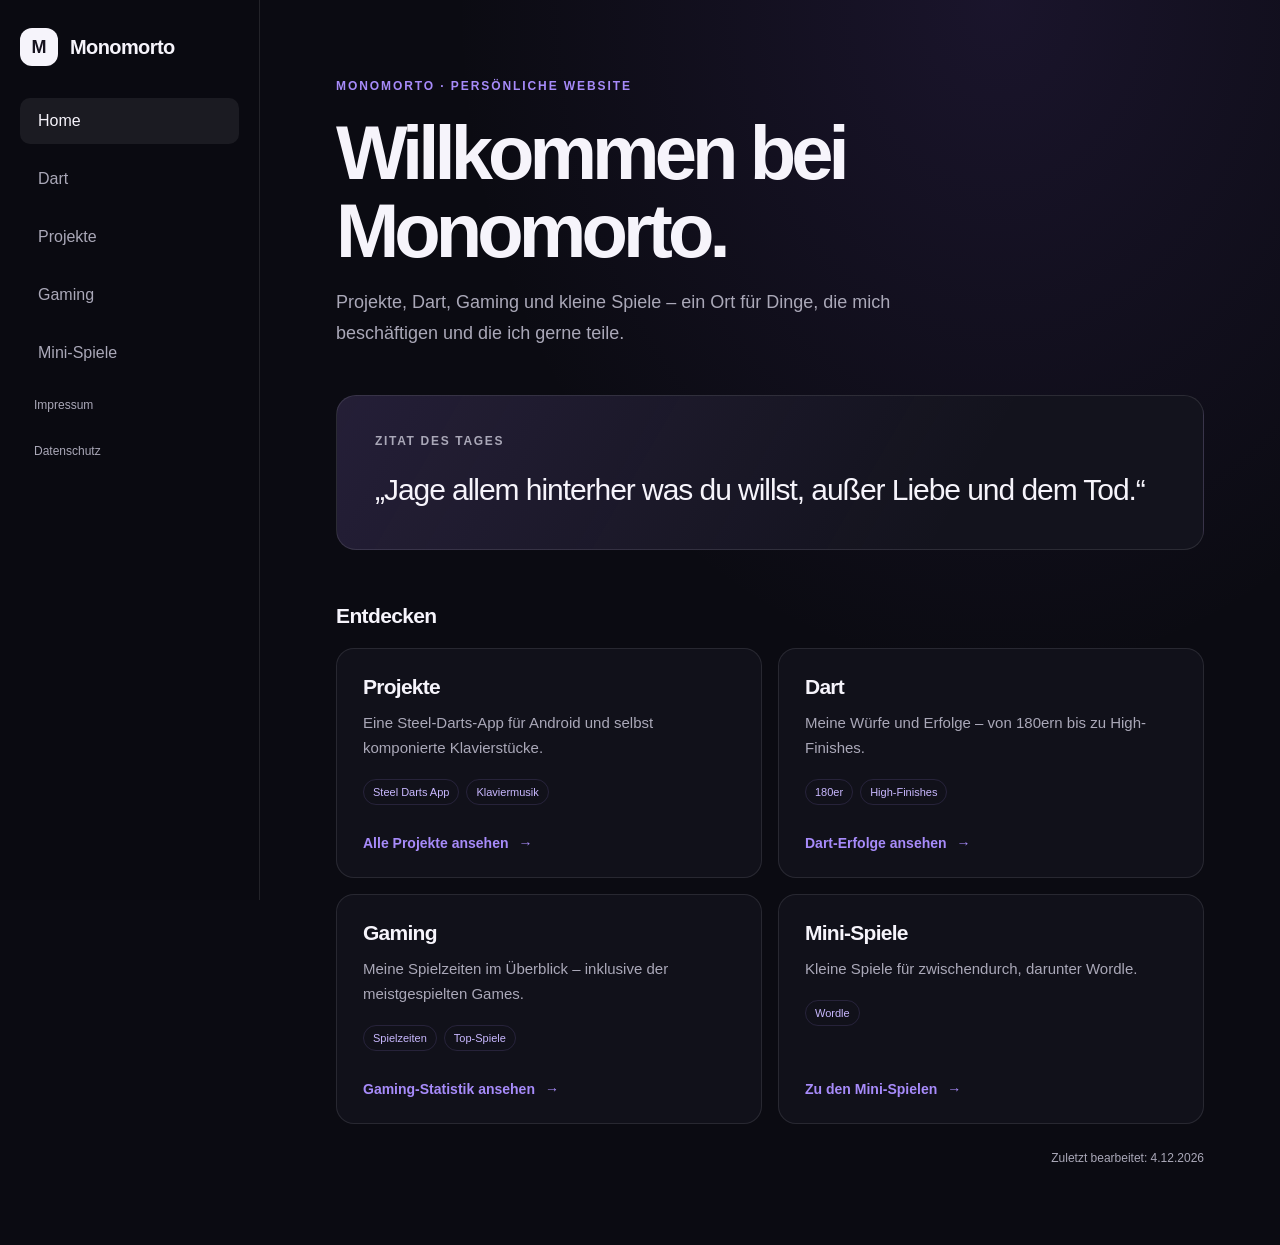
<file: index.html>
<!DOCTYPE html>
<html lang="de">
<head>
  <meta charset="UTF-8">
  <meta name="viewport" content="width=device-width, initial-scale=1.0">
  <meta name="robots" content="noindex, nofollow">
  <link rel="icon" type="image/png" href="images/output-onlinepngtools.png">
  <title>Monomorto</title>
  <link rel="stylesheet" href="styles.css">

  <style>
    .home-page {
      --home-bg: #0b0b12;
      --home-surface: #13131d;
      --home-border: rgba(255, 255, 255, 0.1);
      --home-text: #f6f4fb;
      --home-muted: #aaa8b8;
      --home-accent: #a78bfa;
      background:
        radial-gradient(ellipse at 78% 0%, rgba(112, 74, 190, 0.15), transparent 34rem),
        var(--home-bg);
      color: var(--home-text);
    }

    .home-page .sidebar {
      background: rgba(11, 11, 18, 0.84);
      border-right-color: var(--home-border);
      backdrop-filter: blur(16px);
    }

    .home-page .brand-blob {
      background: #f6f4fb;
      color: #17131f;
      border-radius: 12px;
    }

    .home-page .sidebar-nav a {
      border-radius: 10px;
      color: var(--home-muted);
      transition: background 0.2s ease, color 0.2s ease;
    }

    .home-page .sidebar-nav a:hover,
    .home-page .sidebar-nav a.active {
      background: rgba(255, 255, 255, 0.07);
      color: var(--home-text);
      transform: none;
      box-shadow: none;
    }

    .home-page .sidebar-nav a.active::before {
      display: none;
    }

    .home-page .main {
      padding: clamp(24px, 6vw, 76px);
    }

    .home-page .section {
      max-width: 1080px;
      padding: 0;
      margin: 0 auto;
      background: none;
      border: 0;
      border-radius: 0;
    }

    .home-intro {
      max-width: 760px;
      margin: 0 0 46px;
    }

    .home-eyebrow {
      margin: 0 0 18px;
      color: var(--home-accent);
      font-size: 12px;
      font-weight: 700;
      letter-spacing: 0.16em;
      text-transform: uppercase;
    }

    .home-intro h1 {
      margin: 0 0 18px;
      color: var(--home-text);
      font-size: clamp(42px, 7vw, 76px);
      font-weight: 650;
      letter-spacing: -0.065em;
      line-height: 1.02;
    }

    .home-intro > p:last-child {
      max-width: 560px;
      margin: 0;
      color: var(--home-muted);
      font-size: 18px;
      line-height: 1.7;
    }

    .home-quote {
      margin: 0 0 54px;
      padding: clamp(24px, 4vw, 38px);
      border: 1px solid var(--home-border);
      border-radius: 20px;
      background:
        linear-gradient(120deg, rgba(127, 91, 190, 0.16), transparent 72%),
        var(--home-surface);
    }

    .home-quote h2 {
      margin: 0 0 20px;
      color: var(--home-muted);
      font-size: 12px;
      font-weight: 700;
      letter-spacing: 0.14em;
      text-transform: uppercase;
    }

    #daily-quote {
      max-width: 780px;
      margin: 0;
      color: var(--home-text);
      font-size: clamp(20px, 3vw, 30px);
      font-weight: 500;
      letter-spacing: -0.035em;
      line-height: 1.45;
    }

    #daily-quote-author {
      margin: 18px 0 0;
      color: var(--home-muted);
      font-size: 14px;
    }

    .home-section-heading {
      margin: 0 0 20px;
      color: var(--home-text);
      font-size: 21px;
      font-weight: 600;
      letter-spacing: -0.03em;
    }

    .home-updated {
      margin: 24px 0 0;
      color: var(--home-muted);
      font-size: 12px;
      text-align: right;
    }

    .home-page .grid {
      grid-template-columns: repeat(2, minmax(0, 1fr));
      gap: 16px;
    }

    .home-page .home-card {
      display: flex;
      position: relative;
      min-height: 230px;
      flex-direction: column;
      align-items: flex-start;
      padding: 26px;
      border: 1px solid var(--home-border);
      border-radius: 18px;
      background: rgba(19, 19, 29, 0.82);
      transition: transform 0.2s ease, border-color 0.2s ease, background 0.2s ease;
    }

    .home-page .home-card::after {
      display: none;
    }

    .home-page .home-card:hover {
      transform: translateY(-3px);
      border-color: rgba(167, 139, 250, 0.42);
      background: #171621;
    }

    .home-card h3 {
      margin: 0 0 12px;
      color: var(--home-text);
      font-size: 21px;
      font-weight: 600;
      letter-spacing: -0.035em;
    }

    .home-card p {
      margin: 0 0 28px;
      color: var(--home-muted);
      font-size: 15px;
      line-height: 1.65;
    }

    .home-card-preview {
      display: flex;
      flex-wrap: wrap;
      gap: 7px;
      margin: -10px 0 22px;
    }

    .home-card-preview span {
      padding: 5px 9px;
      border: 1px solid rgba(167, 139, 250, 0.14);
      border-radius: 999px;
      color: #c9b8ff;
      font-size: 11px;
      line-height: 1.3;
    }

    .home-page .home-card .home-card-link {
      gap: 10px;
      margin-top: auto;
      padding: 0;
      border: 0;
      background: none;
      color: var(--home-accent);
      font-size: 14px;
      font-weight: 600;
    }

    .home-page .home-card .home-card-link::after {
      position: absolute;
      inset: 0;
      content: "";
    }

    .home-page .home-card .home-card-link:focus-visible::after {
      border-radius: 18px;
      outline: 2px solid var(--home-accent);
      outline-offset: 3px;
    }

    .home-page .home-card .home-card-link:hover {
      transform: none;
      opacity: 1;
      text-decoration: underline;
    }

    @media (max-width: 1024px) {
      .home-page .main {
        padding: 36px 28px;
      }

      .home-page .grid {
        grid-template-columns: repeat(2, minmax(0, 1fr));
      }
    }

    @media (max-width: 680px) {
      .home-page .main {
        padding: 32px 18px;
      }

      .home-page .sidebar {
        padding: 14px 18px;
      }

      .home-page .sidebar-nav {
        display: flex;
        flex-wrap: wrap;
        gap: 4px;
      }

      .home-page .sidebar-nav li {
        margin: 0;
      }

      .home-page .sidebar-nav li:last-child,
      .home-page .sidebar-nav li:nth-last-child(2) {
        width: 100%;
        margin: 4px 0 0;
      }

      .home-page .sidebar-nav a {
        width: auto;
        padding: 8px 10px;
      }

      .home-page .sidebar-nav a.active {
        background: rgba(167, 139, 250, 0.1);
        color: var(--home-text);
        box-shadow: inset 0 0 0 1px rgba(167, 139, 250, 0.12);
      }

      .home-page .sidebar-nav a.active::before {
        display: none;
      }

      .home-page .sidebar-nav li:last-child a,
      .home-page .sidebar-nav li:nth-last-child(2) a {
        width: 100%;
      }

      .home-page .grid {
        grid-template-columns: 1fr;
      }

      .home-page .home-card {
        min-height: 210px;
      }

      .home-intro {
        margin-bottom: 34px;
      }

      .home-quote {
        margin-bottom: 38px;
      }
    }
  </style>
</head>

<body class="home-page">
  <div class="app">

    <aside class="sidebar">
      <div class="brand">
        <span class="brand-blob">M</span>
        <div>
          <p class="brand-title">Monomorto</p>
        </div>
      </div>

      <ul class="sidebar-nav">
        <li><a href="index.html" class="active">Home</a></li>
        <li><a href="dart.html">Dart</a></li>
        <li><a href="projekte.html">Projekte</a></li>
        <li><a href="gaming.html">Gaming</a></li>
        <li><a href="minispiele.html">Mini-Spiele</a></li>

        <li style="margin-top: 12px;">
          <a href="impressum.html" class="meta-link">Impressum</a>
        </li>
        <li>
          <a href="datenschutz.html" class="meta-link">Datenschutz</a>
        </li>
      </ul>
    </aside>

    <main class="main">
      <section class="section">
        <header class="home-intro">
          <p class="home-eyebrow">Monomorto · Persönliche Website</p>
          <h1>Willkommen bei Monomorto.</h1>
          <p>Projekte, Dart, Gaming und kleine Spiele – ein Ort für Dinge, die mich beschäftigen und die ich gerne teile.</p>
        </header>

        <section id="daily-quote-section" class="home-quote" aria-label="Zitat des Tages">
          <h2>Zitat des Tages</h2>
          <blockquote id="daily-quote"></blockquote>
          <p id="daily-quote-author" hidden></p>
        </section>

        <section aria-labelledby="home-links-heading">
          <h2 id="home-links-heading" class="home-section-heading">Entdecken</h2>
          <div class="grid">
            <article class="card home-card">
              <h3>Projekte</h3>
              <p>Eine Steel-Darts-App für Android und selbst komponierte Klavierstücke.</p>
              <div class="home-card-preview" aria-label="Projektbereiche">
                <span>Steel Darts App</span>
                <span>Klaviermusik</span>
              </div>
              <a href="projekte.html" class="button home-card-link">Alle Projekte ansehen <span aria-hidden="true">→</span></a>
            </article>

            <article class="card home-card">
              <h3>Dart</h3>
              <p>Meine Würfe und Erfolge – von 180ern bis zu High-Finishes.</p>
              <div class="home-card-preview" aria-label="Dart-Statistiken">
                <span>180er</span>
                <span>High-Finishes</span>
              </div>
              <a href="dart.html" class="button home-card-link">Dart-Erfolge ansehen <span aria-hidden="true">→</span></a>
            </article>

            <article class="card home-card">
              <h3>Gaming</h3>
              <p>Meine Spielzeiten im Überblick – inklusive der meistgespielten Games.</p>
              <div class="home-card-preview" aria-label="Gaming-Inhalte">
                <span>Spielzeiten</span>
                <span>Top-Spiele</span>
              </div>
              <a href="gaming.html" class="button home-card-link">Gaming-Statistik ansehen <span aria-hidden="true">→</span></a>
            </article>

            <article class="card home-card">
              <h3>Mini-Spiele</h3>
              <p>Kleine Spiele für zwischendurch, darunter Wordle.</p>
              <div class="home-card-preview" aria-label="Mini-Spiele">
                <span>Wordle</span>
              </div>
              <a href="minispiele.html" class="button home-card-link">Zu den Mini-Spielen <span aria-hidden="true">→</span></a>
            </article>
          </div>
        </section>

        <p class="home-updated">
          Zuletzt bearbeitet:
          <time id="last-modified">Datum wird geladen</time>
        </p>
      </section>
    </main>

    <footer class="mobile-footer" aria-label="Rechtliche Informationen">
      <a href="impressum.html">Impressum</a>
      <a href="datenschutz.html">Datenschutz</a>
    </footer>
  </div>
  <script>
    const dailyQuotes = [
      {
        text: "Die Wahrheit ist doch die, wenn wir genug Lügen hören, erkennen wir irgendwann die Wahrheit nicht mehr."
      },
      {
        text: "Jage allem hinterher was du willst, außer Liebe und dem Tod."
      },
      {
        text: "Schmerz ist vergänglich, was bleibt ist der Stolz.",
        author: "Felix Blume"
      },
      {
        text: "Letztendlich ist Leben vergänglich, nur die Seele beständig, unser Körper nichts als ein temporäres Gefängnis.",
        author: "Felix Blume"
      },
      {
        text: "Wer zu viel sieht, passt am Ende nirgends mehr rein.",
        author: "Friedrich Nietzsche"
      },
      {
        text: "Manchmal wollen Menschen die Wahrheit nicht hören, weil sie ihre Illusionen nicht zerstört sehen wollen.",
        author: "Friedrich Nietzsche"
      }
    ];

    const now = new Date();
    const dayIndex = Math.floor(now.getTime() / 86400000) % dailyQuotes.length;
    const quoteEl = document.getElementById('daily-quote');
    const authorEl = document.getElementById('daily-quote-author');
    const currentQuote = dailyQuotes[dayIndex];
    const lastModifiedEl = document.getElementById('last-modified');
    const lastModified = new Date(document.lastModified);

    if (quoteEl) {
      quoteEl.textContent = `„${currentQuote.text}“`;
    }

    if (lastModifiedEl) {
      if (Number.isNaN(lastModified.getTime())) {
        lastModifiedEl.textContent = 'Datum nicht verfügbar';
      } else {
        const localDate = [
          lastModified.getFullYear(),
          String(lastModified.getMonth() + 1).padStart(2, '0'),
          String(lastModified.getDate()).padStart(2, '0')
        ].join('-');
        lastModifiedEl.dateTime = localDate;
        lastModifiedEl.textContent = lastModified.toLocaleDateString('de-DE');
      }
    }

    if (authorEl) {
      if (currentQuote.author) {
        authorEl.textContent = `— ${currentQuote.author}`;
        authorEl.hidden = false;
      } else {
        authorEl.textContent = '';
        authorEl.hidden = true;
      }
    }
  </script>
</body>
</html>
</file>
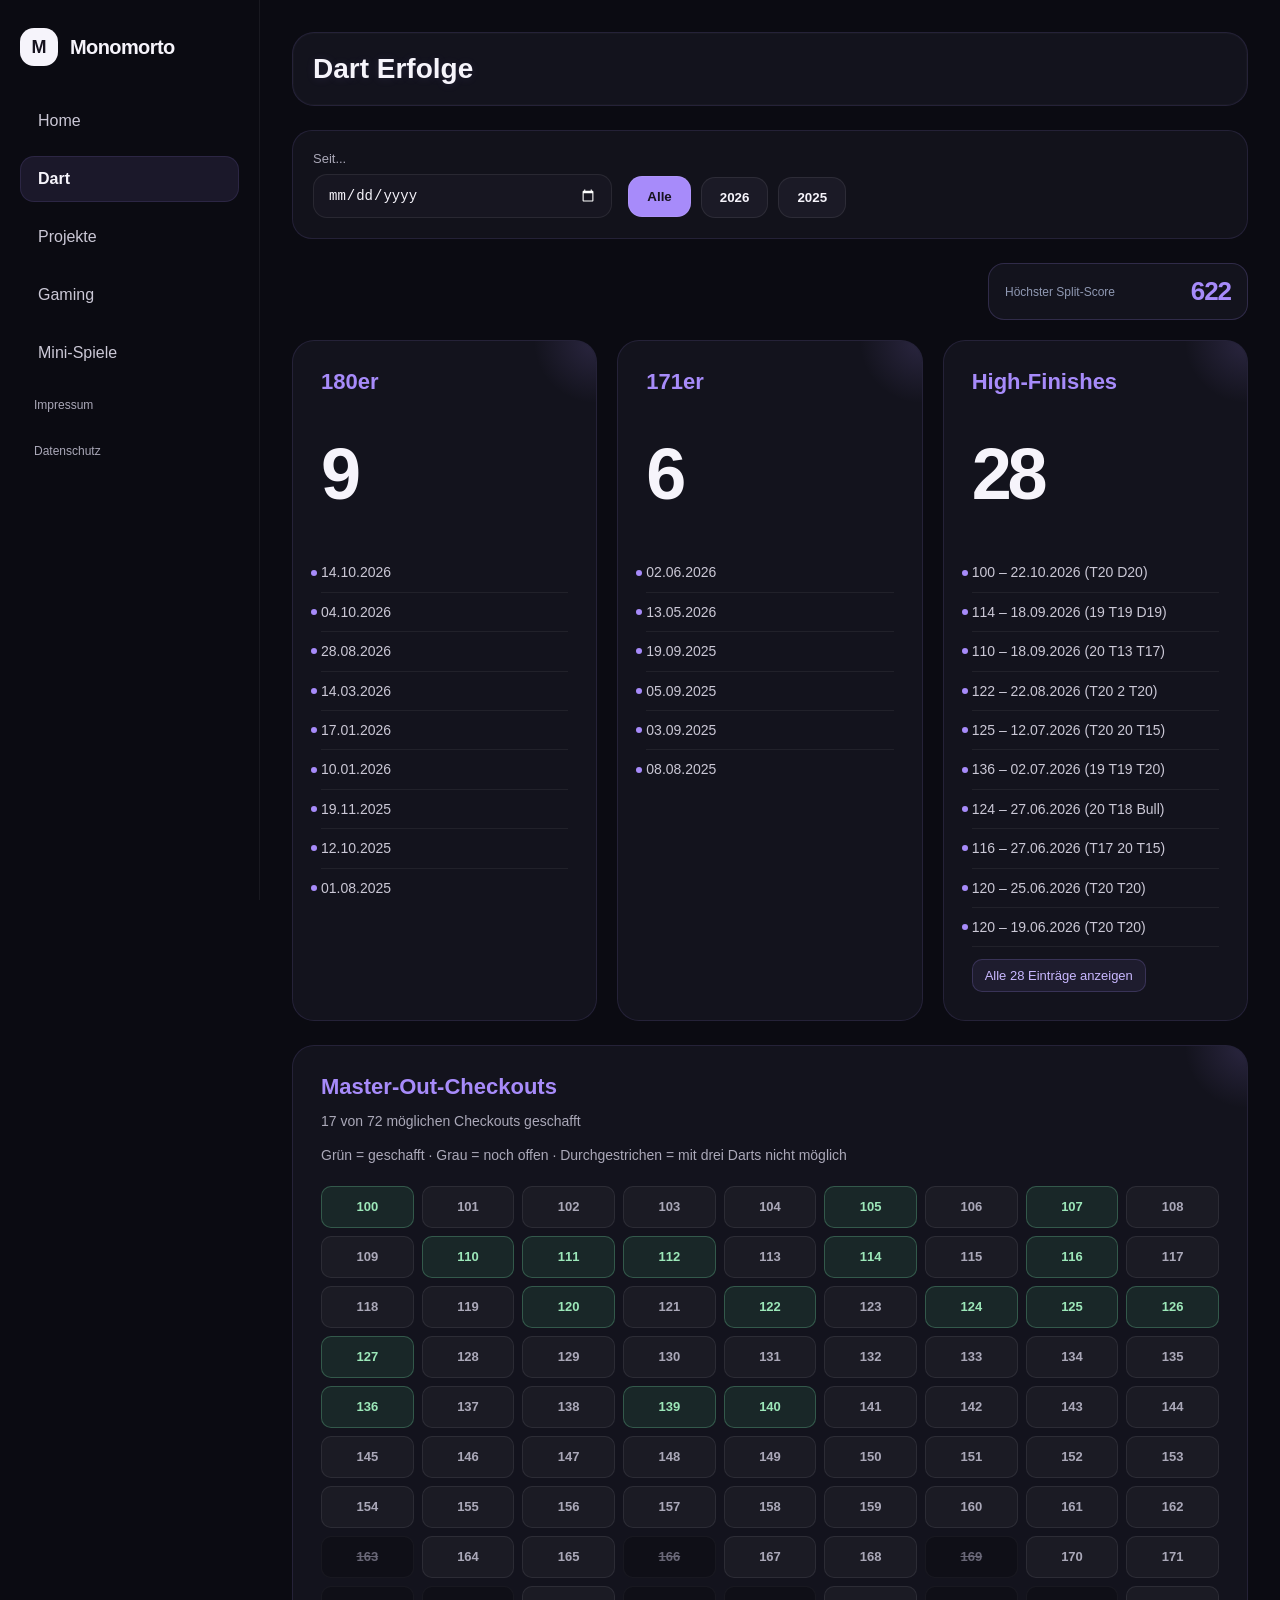
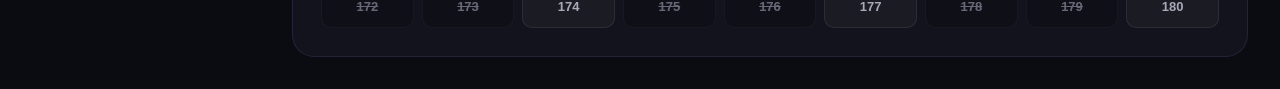
<file: dart.html>
<!DOCTYPE html>
<html lang="de">
<head>
  <meta charset="UTF-8">
  <meta name="viewport" content="width=device-width, initial-scale=1.0">
  <meta name="robots" content="noindex, nofollow">
  <link rel="icon" type="image/png" href="images/output-onlinepngtools.png">
  <title>Dart Erfolge</title>
  <link rel="stylesheet" href="styles.css">

  <style>
    .split-record {
      display: flex;
      align-items: center;
      justify-content: space-between;
      gap: 16px;
      width: min(100%, 260px);
      margin: 0 0 20px auto;
      padding: 12px 16px;
      background: #13131d;
      border: 1px solid rgba(167,139,250,0.2);
      border-radius: 16px;
    }

    .split-record-label {
      color: #8f98b2;
      font-size: 12px;
    }

    .split-record-score {
      color: #a78bfa;
      font-size: 26px;
      font-weight: 800;
      letter-spacing: -0.04em;
    }

    .entry-toggle {
      margin-top: 12px;
      padding: 8px 12px;
      border: 1px solid rgba(167, 139, 250, 0.2);
      border-radius: 10px;
      background: rgba(167, 139, 250, 0.08);
      color: #c9b8ff;
      font: inherit;
      font-size: 13px;
      cursor: pointer;
    }

    .entry-toggle:hover {
      background: rgba(167, 139, 250, 0.16);
    }

    .entry-toggle[hidden] {
      display: none;
    }

    .checkout-progress {
      margin: -8px 0 18px;
      color: #aaa8b8;
      font-size: 14px;
    }

    .checkout-card {
      margin-top: 24px;
    }

    .checkout-grid {
      display: grid;
      grid-template-columns: repeat(9, minmax(0, 1fr));
      gap: 8px;
      margin: 0;
      padding: 0;
      list-style: none;
    }

    .checkout-cell {
      display: grid;
      min-height: 42px;
      place-items: center;
      border: 1px solid rgba(255, 255, 255, 0.08);
      border-radius: 10px;
      background: rgba(255, 255, 255, 0.035);
      color: #aaa8b8;
      font-size: 13px;
      font-weight: 600;
    }

    .checkout-cell.is-completed {
      border-color: rgba(119, 220, 164, 0.28);
      background: rgba(62, 150, 103, 0.16);
      color: #9ce7b9;
    }

    .checkout-cell.is-impossible {
      border-color: rgba(255, 255, 255, 0.04);
      background: rgba(0, 0, 0, 0.18);
      color: #696777;
      text-decoration: line-through;
    }

    .checkout-cell:focus-visible {
      outline: 2px solid #a78bfa;
      outline-offset: 2px;
    }

    /* ===== MOBILE FIX ===== */
    @media (max-width: 768px) {

      .app {
        display: flex;
        flex-direction: column;
      }

      /* ===== HEADER / SIDEBAR ===== */
      .sidebar {
        width: 100%;
        padding: 12px 16px;
        display: flex;
        flex-direction: column;
        align-items: flex-start;
      }

      .brand {
        display: flex;
        align-items: center;
        gap: 10px;
        margin-bottom: 10px;
      }

      .brand-title {
        font-size: 16px;
      }

      .sidebar-nav {
        display: flex;
        flex-wrap: wrap;
        gap: 8px;
        width: 100%;
      }

      .sidebar-nav li {
        margin: 0;
      }

      .sidebar-nav a {
        font-size: 15px;
        padding: 6px 10px;
      }

      /* Impressum / Datenschutz */
      .sidebar-nav li:last-child,
      .sidebar-nav li:nth-last-child(2) {
        width: 100%;
        margin-top: 4px;
      }

      /* ===== MAIN ===== */
      .main {
        padding: 12px;
      }

      .topbar h1 {
        font-size: 20px;
      }

      /* ===== FILTER ===== */
      .filter-panel {
        display: flex;
        flex-direction: column;
        gap: 12px;
      }

      .filter-group {
        width: 100%;
      }

      .filter-input {
        width: 100%;
      }

      .filter-actions {
        display: flex;
        flex-direction: row;
        flex-wrap: nowrap;
        gap: 8px;
        width: 100%;
      }

      .filter-button {
        flex: 1;
        width: auto;
        min-width: 0;
        text-align: center;
      }

      .split-record {
        margin-bottom: 12px;
      }

      /* ===== GRID ===== */
      .grid {
        display: flex;
        flex-direction: column;
        gap: 12px;
      }

      /* ===== CARDS ===== */
      .card {
        width: 100%;
        padding: 16px;
      }

      .card h2 {
        font-size: 18px;
      }

      .count {
        font-size: 28px;
      }

      .entry-list li {
        font-size: 14px;
      }

      .checkout-grid {
        grid-template-columns: repeat(6, minmax(0, 1fr));
        gap: 6px;
      }

      .checkout-cell {
        min-height: 38px;
        font-size: 12px;
      }
    }
  </style>
</head>

<body>
  <div class="app">

    <aside class="sidebar">
      <div class="brand">
        <span class="brand-blob">M</span>
        <div>
          <p class="brand-title">Monomorto</p>
        </div>
      </div>

      <ul class="sidebar-nav">
        <li><a href="index.html">Home</a></li>
        <li><a href="dart.html" class="active">Dart</a></li>
        <li><a href="projekte.html">Projekte</a></li>
        <li><a href="gaming.html">Gaming</a></li>
        <li><a href="minispiele.html">Mini-Spiele</a></li>

        <li style="margin-top: 12px;">
          <a href="impressum.html" class="meta-link">Impressum</a>
        </li>
        <li>
          <a href="datenschutz.html" class="meta-link">Datenschutz</a>
        </li>
      </ul>
    </aside>

    <main class="main">
      <div class="topbar">
        <h1>Dart Erfolge</h1>
      </div>

      <div class="filter-panel">
        <div class="filter-group">
          <label for="filterSince">Seit...</label>
          <input id="filterSince" class="filter-input" type="date">
        </div>

        <div class="filter-actions">
          <button type="button" class="filter-button" data-filter="all">Alle</button>
          <button type="button" class="filter-button" data-filter="2026">2026</button>
          <button type="button" class="filter-button" data-filter="2025">2025</button>
        </div>
      </div>

      <div class="split-record" aria-label="Höchster Split-Score: 622">
        <span class="split-record-label">Höchster Split-Score</span>
        <strong class="split-record-score">622</strong>
      </div>

      <div class="grid">

        <div class="card">
          <h2>180er</h2>
          <p class="count"></p>
          <ul class="entry-list">
            <li>14.10.2026</li>
            <li>04.10.2026</li>
            <li>28.08.2026</li>
            <li>14.03.2026</li>
            <li>17.01.2026</li>
            <li>10.01.2026</li>
            <li>19.11.2025</li>
            <li>12.10.2025</li>
            <li>01.08.2025</li>
          </ul>
        </div>

        <div class="card">
          <h2>171er</h2>
          <p class="count"></p>
          <ul class="entry-list">
            <li>02.06.2026</li>
            <li>13.05.2026</li>
            <li>19.09.2025</li>
            <li>05.09.2025</li>
            <li>03.09.2025</li>
            <li>08.08.2025</li>
          </ul>
        </div>

        <div class="card">
          <h2>High-Finishes</h2>
          <p class="count"></p>
          <ul class="entry-list">
            <li>100 – 22.10.2026 (T20 D20)</li>
            <li>114 – 18.09.2026 (19 T19 D19)</li>
            <li>110 – 18.09.2026 (20 T13 T17)</li>
            <li>122 – 22.08.2026 (T20 2 T20)</li>
            <li>125 – 12.07.2026 (T20 20 T15)</li>
            <li>136 – 02.07.2026 (19 T19 T20)</li>
            <li>124 – 27.06.2026 (20 T18 Bull)</li>
            <li>116 – 27.06.2026 (T17 20 T15)</li>
            <li>120 – 25.06.2026 (T20 T20)</li>
            <li>120 – 19.06.2026 (T20 T20)</li>
            <li>100 – 19.06.2026 (20 20 T20)</li>
            <li>140 – 21.05.2026 (T20 20 T20)</li>
            <li>100 – 09.05.2026 (T18 6 D20)</li>
            <li>125 – 07.05.2026 (T20 5 T20)</li>
            <li>124 – 25.04.2026 (T20 D8 T16)</li>
            <li>127 – 23.04.2026 (19 T18 T18)</li>
            <li>112 – 23.04.2026 (T20 12 D20)</li>
            <li>139 – 14.03.2026 (19 T20 T20)</li>
            <li>111 - 24.01.2026 (T19 T18)</li>
            <li>105 - 17.01.2026 (19 T18 D16)</li>
            <li>114 - 08.01.2026 (T19 19 D19)</li>
            <li>107 - 29.12.2025 (T19 Bull)</li>
            <li>114 - 29.11.2025 (3 T17 T20)</li>
            <li>126 - 27.11.2025 (T18 12 T20)</li>
            <li>120 – 19.11.2025 (20 T20 D20)</li>
            <li>120 – 05.09.2025 (T18 T6 T16)</li>
            <li>100 – 03.09.2025 (T20 D20)</li>
            <li>100 – 08.08.2025 (20 D20 D20)</li>
          </ul>
        </div>

      </div>

      <section class="card checkout-card" aria-labelledby="checkout-title">
        <h2 id="checkout-title">Master-Out-Checkouts</h2>
        <p class="checkout-progress" id="checkout-progress" aria-live="polite"></p>
        <p class="checkout-progress">Grün = geschafft · Grau = noch offen · Durchgestrichen = mit drei Darts nicht möglich</p>
        <ul class="checkout-grid" id="checkout-grid" aria-label="Checkouts von 100 bis 180"></ul>
      </section>
    </main>

    <footer class="mobile-footer" aria-label="Rechtliche Informationen">
      <a href="impressum.html">Impressum</a>
      <a href="datenschutz.html">Datenschutz</a>
    </footer>
  </div>

  <script>
    (function() {
      let activeYear = null;
      const sinceInput = document.getElementById('filterSince');
      const buttons = document.querySelectorAll('.filter-button');
      const cards = [...document.querySelectorAll('.grid > .card')];
      const checkoutGrid = document.getElementById('checkout-grid');
      const checkoutProgress = document.getElementById('checkout-progress');

      cards.forEach(card => {
        const total = card.querySelectorAll('.entry-list li').length;
        card.dataset.total = total;
        card.dataset.expanded = 'false';

        if (total > 10) {
          const toggle = document.createElement('button');
          toggle.type = 'button';
          toggle.className = 'entry-toggle';
          toggle.setAttribute('aria-expanded', 'false');
          toggle.addEventListener('click', () => {
            card.dataset.expanded = card.dataset.expanded === 'true' ? 'false' : 'true';
            applyFilter();
          });
          card.querySelector('.entry-list').after(toggle);
        }
      });

      function renderCheckouts() {
        const dartScores = new Set([
          ...Array.from({ length: 20 }, (_, index) => index + 1),
          ...Array.from({ length: 20 }, (_, index) => (index + 1) * 2),
          ...Array.from({ length: 20 }, (_, index) => (index + 1) * 3),
          25,
          50
        ]);
        const masterOutFinishes = new Set([
          ...Array.from({ length: 20 }, (_, index) => (index + 1) * 2),
          ...Array.from({ length: 20 }, (_, index) => (index + 1) * 3),
          50
        ]);
        const firstTwoDartScores = new Set();
        dartScores.forEach(first => {
          dartScores.forEach(second => firstTwoDartScores.add(first + second));
        });
        const possibleScores = new Set();
        firstTwoDartScores.forEach(firstTwo => {
          masterOutFinishes.forEach(finish => possibleScores.add(firstTwo + finish));
        });
        const completedScores = new Set(
          [...document.querySelectorAll('.entry-list li')]
            .map(item => Number(item.textContent.match(/^\s*(\d{2,3})\s*[–-]/)?.[1]))
            .filter(score => score >= 100 && score <= 180 && possibleScores.has(score))
        );

        checkoutGrid.replaceChildren();
        for (let score = 100; score <= 180; score++) {
          const completed = completedScores.has(score);
          const possible = possibleScores.has(score);
          const cell = document.createElement('li');
          cell.className = `checkout-cell${completed ? ' is-completed' : ''}${possible ? '' : ' is-impossible'}`;
          cell.textContent = score;
          cell.setAttribute(
            'aria-label',
            `${score}: ${possible ? (completed ? 'geschafft' : 'noch offen') : 'mit drei Darts nicht möglich'}`
          );
          checkoutGrid.append(cell);
        }

        const possibleCount = [...possibleScores].filter(score => score >= 100 && score <= 180).length;
        checkoutProgress.textContent =
          `${completedScores.size} von ${possibleCount} möglichen Checkouts geschafft`;
      }

      function parseDate(text) {
        const match = text.match(/\b(\d{2})\.(\d{2})\.(\d{4})\b/);
        if (!match) return null;
        return new Date(Number(match[3]), Number(match[2]) - 1, Number(match[1]));
      }

      function setActiveButton(filterKey) {
        buttons.forEach(button => {
          button.classList.toggle('active', button.dataset.filter === filterKey);
        });
      }

      function applyFilter() {
        const sinceValue = sinceInput.value ? new Date(sinceInput.value) : null;

        cards.forEach(card => {
          const items = [...card.querySelectorAll('.entry-list li')];
          const matchingItems = [];

          items.forEach(item => {
            const date = parseDate(item.textContent);
            let visible = true;

            if (date) {
              if (activeYear !== null) {
                visible = date.getFullYear() === activeYear;
              }
              if (visible && sinceValue) {
                visible = date >= sinceValue;
              }
            }

            if (visible) matchingItems.push(item);
          });

          const expanded = card.dataset.expanded === 'true';
          matchingItems.forEach((item, index) => {
            item.style.display = expanded || index < 10 ? 'list-item' : 'none';
          });

          const visibleCount = matchingItems.length;
          const count = card.querySelector('.count');
          count.textContent = activeYear !== null || sinceValue ? visibleCount : card.dataset.total;

          const toggle = card.querySelector('.entry-toggle');
          if (toggle) {
            toggle.hidden = visibleCount <= 10;
            toggle.setAttribute('aria-expanded', String(expanded));
            toggle.textContent = expanded ? 'Weniger anzeigen' : `Alle ${visibleCount} Einträge anzeigen`;
          }
        });
      }

      buttons.forEach(button => {
        button.addEventListener('click', () => {
          const filter = button.dataset.filter;

          setActiveButton(filter);

          if (filter === 'all') {
            activeYear = null;
            sinceInput.value = '';
          } else {
            activeYear = Number(filter);
            sinceInput.value = '';
          }

          applyFilter();
        });
      });

      sinceInput.addEventListener('change', () => {
        setActiveButton('');
        applyFilter();
      });

      renderCheckouts();
      setActiveButton('all');
      applyFilter();
    })();
  </script>
</body>
</html>
</file>
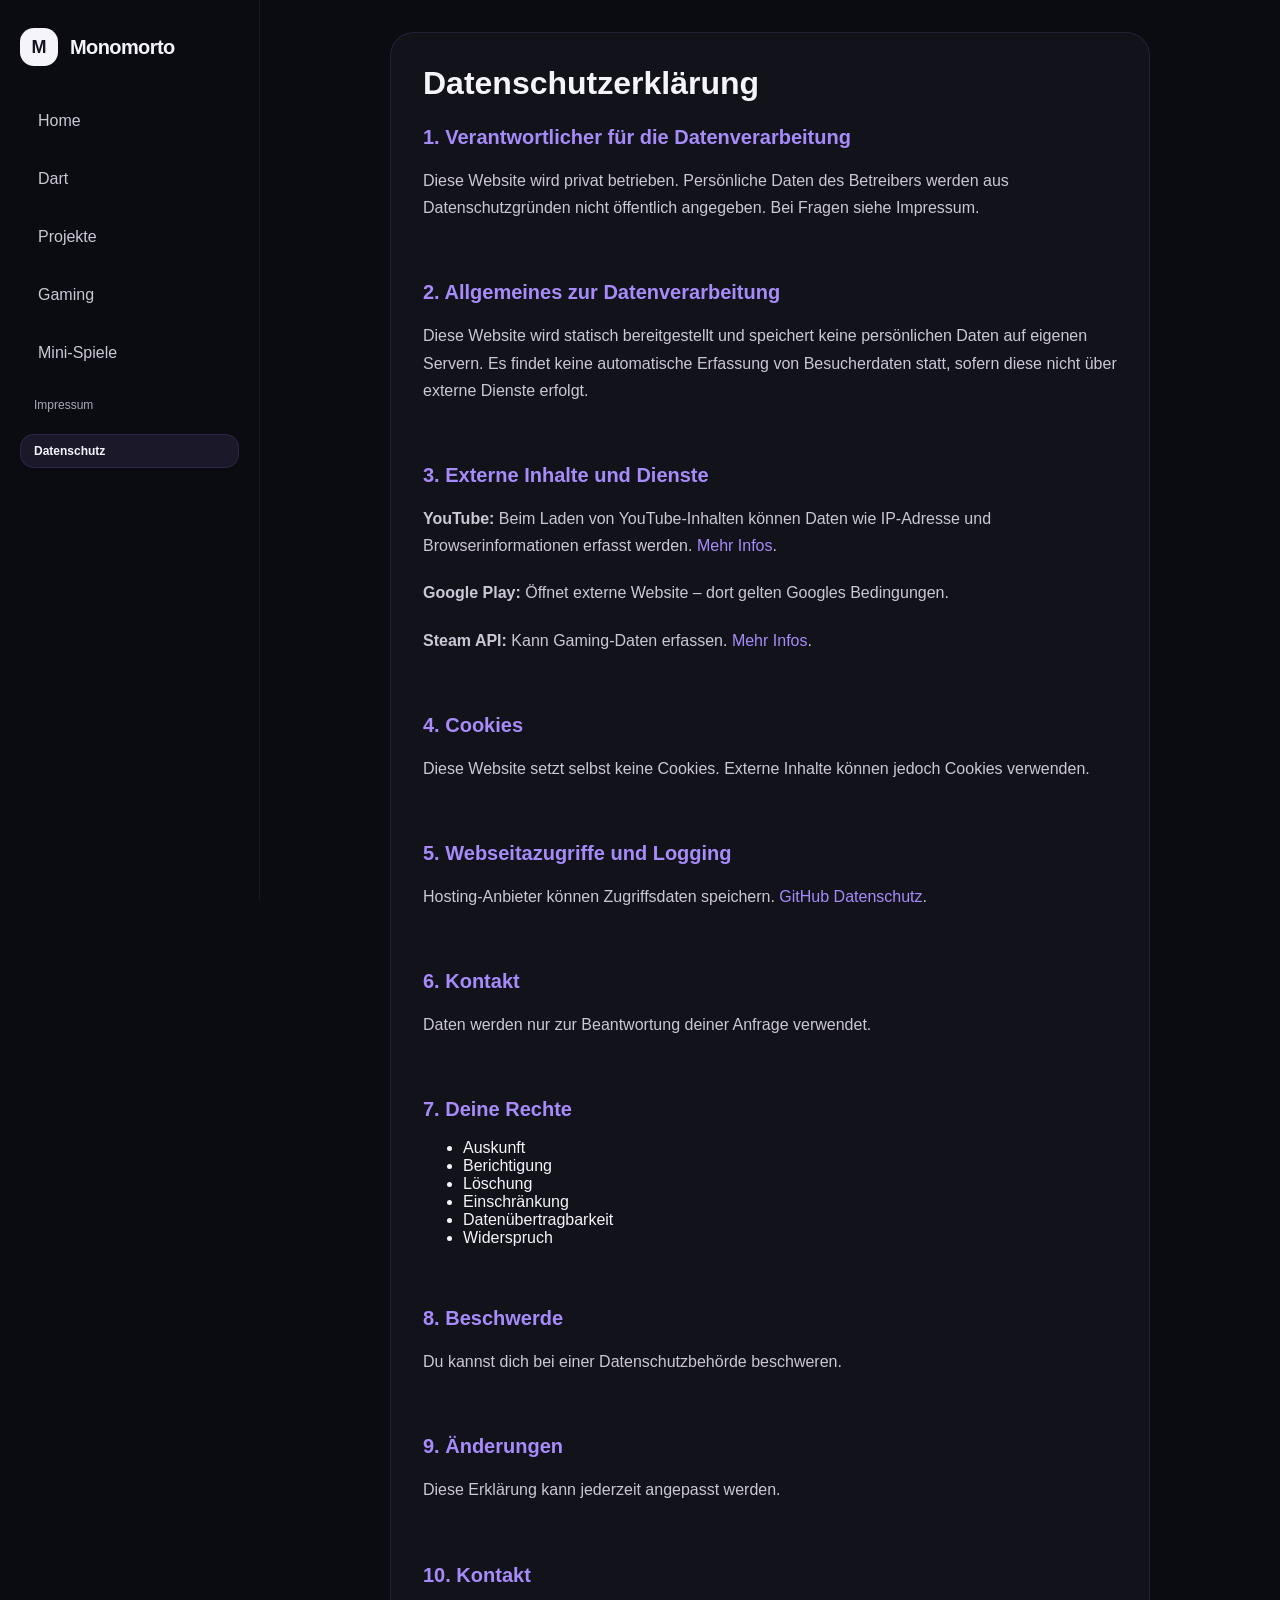
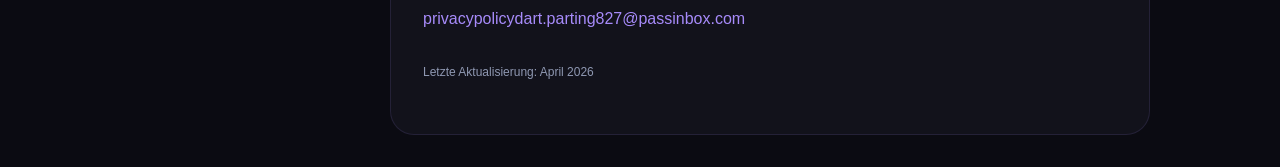
<file: datenschutz.html>
<!DOCTYPE html>
<html lang="de">
<head>
  <meta charset="UTF-8">
  <meta name="viewport" content="width=device-width, initial-scale=1.0">
  <meta name="robots" content="noindex, nofollow">
  <link rel="icon" type="image/png" href="images/output-onlinepngtools.png">
  <title>Datenschutz</title>
  <link rel="stylesheet" href="styles.css">

  <style>
    /* ===== MOBILE FIX ===== */
    @media (max-width: 768px) {

      .app {
        display: flex;
        flex-direction: column;
      }

      /* Sidebar → oben */
      .sidebar {
        width: 100%;
        padding: 12px 16px;
        display: flex;
        flex-direction: column;
        align-items: flex-start;
      }

      .brand {
        display: flex;
        align-items: center;
        gap: 10px;
        margin-bottom: 10px;
      }

      .brand-title {
        font-size: 16px;
      }

      .sidebar-nav {
        display: flex;
        flex-wrap: wrap;
        gap: 8px;
        width: 100%;
      }

      .sidebar-nav li {
        margin: 0;
      }

      .sidebar-nav a {
        font-size: 15px;
        padding: 6px 10px;
      }

      /* Impressum + Datenschutz */
      .sidebar-nav li:last-child,
      .sidebar-nav li:nth-last-child(2) {
        width: 100%;
        margin-top: 4px;
      }

      /* Main */
      .main {
        padding: 12px;
      }

      .section h1 {
        font-size: 20px;
        margin-bottom: 14px;
      }

      /* Abschnitte als Cards */
      .section > div {
        margin-top: 16px;
        padding: 14px;
        border-radius: 12px;
        background: rgba(255,255,255,0.03);
      }

      .section h3 {
        font-size: 16px;
        margin-bottom: 6px;
      }

      .section p {
        font-size: 14px;
        line-height: 1.6;
      }

      /* Listen */
      .section ul {
        font-size: 14px;
        line-height: 1.5;
      }

      /* Links */
      .section a {
        word-break: break-word;
      }

      /* Footer Text */
      .section p:last-child {
        font-size: 12px;
      }
    }
  </style>
</head>

<body>
  <div class="app">

    <aside class="sidebar">
      <div class="brand">
        <span class="brand-blob">M</span>
        <div>
          <p class="brand-title">Monomorto</p>
        </div>
      </div>

      <ul class="sidebar-nav">
        <li><a href="index.html">Home</a></li>
        <li><a href="dart.html">Dart</a></li>
        <li><a href="projekte.html">Projekte</a></li>
        <li><a href="gaming.html">Gaming</a></li>
        <li><a href="minispiele.html">Mini-Spiele</a></li>

        <li style="margin-top: 12px;">
          <a href="impressum.html" class="meta-link">Impressum</a>
        </li>
        <li>
          <a href="datenschutz.html" class="active meta-link">Datenschutz</a>
        </li>
      </ul>
    </aside>

    <main class="main">
      <section class="section">
        <h1>Datenschutzerklärung</h1>

        <div>
          <h3>1. Verantwortlicher für die Datenverarbeitung</h3>
          <p>Diese Website wird privat betrieben. Persönliche Daten des Betreibers werden aus Datenschutzgründen nicht öffentlich angegeben. Bei Fragen siehe Impressum.</p>
        </div>

        <div>
          <h3>2. Allgemeines zur Datenverarbeitung</h3>
          <p>Diese Website wird statisch bereitgestellt und speichert keine persönlichen Daten auf eigenen Servern. Es findet keine automatische Erfassung von Besucherdaten statt, sofern diese nicht über externe Dienste erfolgt.</p>
        </div>

        <div>
          <h3>3. Externe Inhalte und Dienste</h3>
          <p><strong>YouTube:</strong> Beim Laden von YouTube-Inhalten können Daten wie IP-Adresse und Browserinformationen erfasst werden. <a href="https://policies.google.com/privacy" target="_blank">Mehr Infos</a>.</p>
          <p><strong>Google Play:</strong> Öffnet externe Website – dort gelten Googles Bedingungen.</p>
          <p><strong>Steam API:</strong> Kann Gaming-Daten erfassen. <a href="https://steampowered.com/privacy/privacy/" target="_blank">Mehr Infos</a>.</p>
        </div>

        <div>
          <h3>4. Cookies</h3>
          <p>Diese Website setzt selbst keine Cookies. Externe Inhalte können jedoch Cookies verwenden.</p>
        </div>

        <div>
          <h3>5. Webseitazugriffe und Logging</h3>
          <p>Hosting-Anbieter können Zugriffsdaten speichern. <a href="https://docs.github.com/en/site-policy/privacy-policies/github-privacy-statement" target="_blank">GitHub Datenschutz</a>.</p>
        </div>

        <div>
          <h3>6. Kontakt</h3>
          <p>Daten werden nur zur Beantwortung deiner Anfrage verwendet.</p>
        </div>

        <div>
          <h3>7. Deine Rechte</h3>
          <ul>
            <li>Auskunft</li>
            <li>Berichtigung</li>
            <li>Löschung</li>
            <li>Einschränkung</li>
            <li>Datenübertragbarkeit</li>
            <li>Widerspruch</li>
          </ul>
        </div>

        <div>
          <h3>8. Beschwerde</h3>
          <p>Du kannst dich bei einer Datenschutzbehörde beschweren.</p>
        </div>

        <div>
          <h3>9. Änderungen</h3>
          <p>Diese Erklärung kann jederzeit angepasst werden.</p>
        </div>

        <div>
          <h3>10. Kontakt</h3>
          <p>
            <a href="mailto:privacypolicydart.parting827@passinbox.com">
              privacypolicydart.parting827@passinbox.com
            </a>
          </p>
        </div>

        <p style="margin-top: 30px; color: #8f98b2; font-size: 12px;">
          Letzte Aktualisierung: April 2026
        </p>

      </section>
    </main>

    <footer class="mobile-footer" aria-label="Rechtliche Informationen">
      <a href="impressum.html">Impressum</a>
      <a href="datenschutz.html">Datenschutz</a>
    </footer>
  </div>
</body>
</html>
</file>
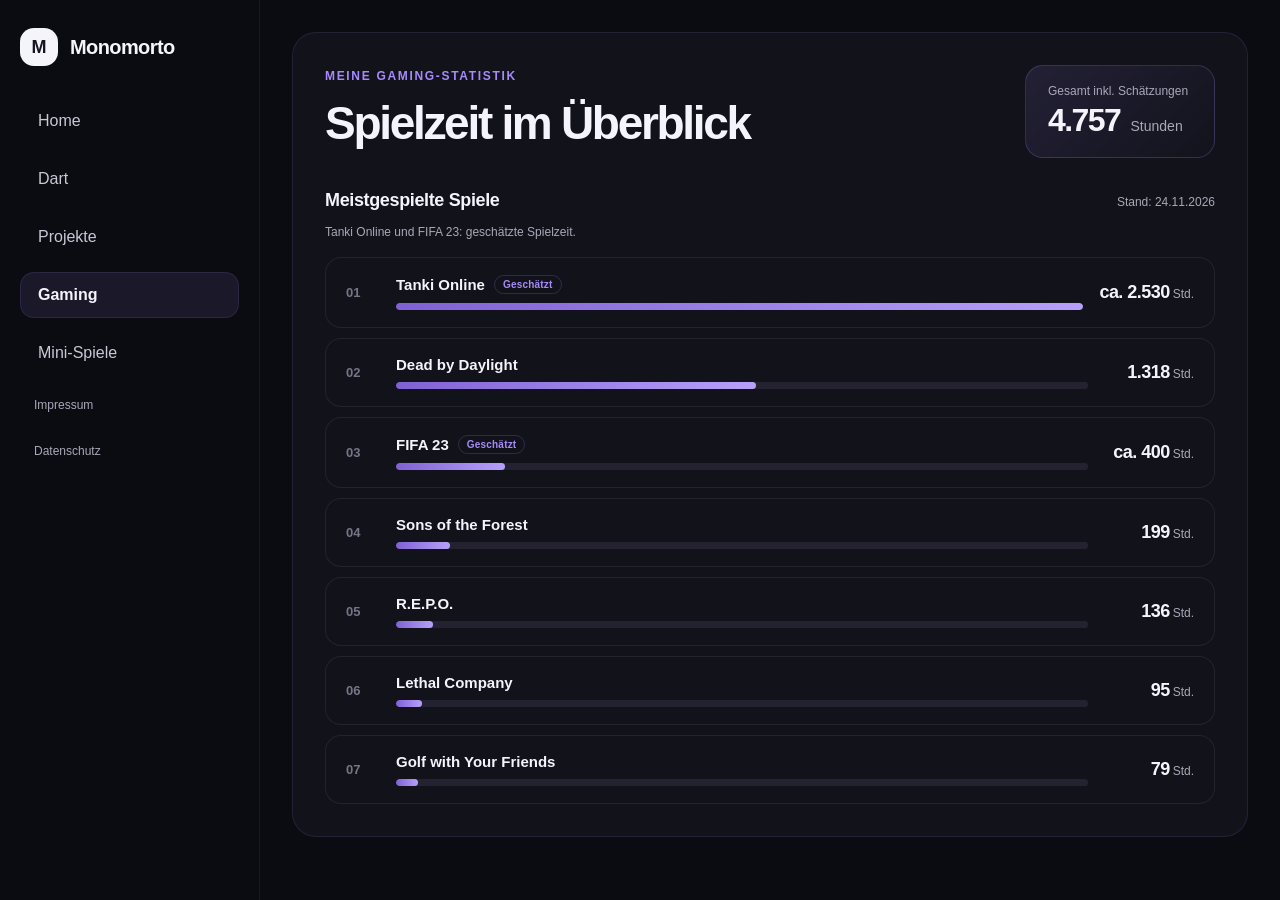
<file: gaming.html>
<!DOCTYPE html>
<html lang="de">
<head>
  <meta charset="UTF-8">
  <meta name="viewport" content="width=device-width, initial-scale=1.0">
  <meta name="robots" content="noindex, nofollow">
  <link rel="icon" type="image/png" href="images/output-onlinepngtools.png">
  <title>Gaming</title>
  <link rel="stylesheet" href="styles.css">

  <style>
    .gaming-page .section {
      max-width: 980px;
    }

    .gaming-dashboard {
      --gaming-muted: #aaa8b8;
      --gaming-accent: #a78bfa;
    }

    .gaming-heading {
      display: flex;
      justify-content: space-between;
      align-items: flex-end;
      gap: 24px;
      margin-bottom: 32px;
    }

    .gaming-eyebrow {
      margin: 0 0 10px;
      color: var(--gaming-accent);
      font-size: 12px;
      font-weight: 700;
      letter-spacing: 0.14em;
      text-transform: uppercase;
    }

    .gaming-heading h1 {
      margin: 0 0 8px;
      font-size: clamp(30px, 5vw, 46px);
      letter-spacing: -0.05em;
    }

    .gaming-description {
      margin: 0;
      color: var(--gaming-muted);
    }

    .gaming-total {
      flex: 0 0 auto;
      min-width: 190px;
      padding: 18px 22px;
      border: 1px solid rgba(167, 139, 250, 0.2);
      border-radius: 18px;
      background: linear-gradient(135deg, rgba(167, 139, 250, 0.12), rgba(19, 19, 29, 0.9));
    }

    .gaming-total-label {
      display: block;
      margin-bottom: 4px;
      color: var(--gaming-muted);
      font-size: 12px;
    }

    .gaming-total strong {
      color: #f6f4fb;
      font-size: 32px;
      letter-spacing: -0.05em;
    }

    .gaming-total span:last-child {
      margin-left: 6px;
      color: var(--gaming-muted);
      font-size: 14px;
    }

    .gaming-list-heading {
      display: flex;
      justify-content: space-between;
      align-items: baseline;
      gap: 16px;
      margin: 0 0 14px;
    }

    .gaming-list-heading h2 {
      margin: 0;
      color: #f6f4fb;
      font-size: 18px;
      letter-spacing: -0.02em;
    }

    .gaming-list-heading p {
      margin: 0;
      color: var(--gaming-muted);
      font-size: 12px;
    }

    .gaming-estimate-note {
      margin: -4px 0 14px;
      color: var(--gaming-muted);
      font-size: 12px;
    }

    .gaming-stats {
      display: grid;
      gap: 10px;
      margin: 0;
      padding: 0;
      list-style: none;
    }

    .gaming-stat {
      display: grid;
      grid-template-columns: 34px minmax(0, 1fr) auto;
      align-items: center;
      gap: 16px;
      padding: 17px 20px;
      border: 1px solid rgba(255, 255, 255, 0.07);
      border-radius: 16px;
      background: rgba(19, 19, 29, 0.82);
    }

    .gaming-rank {
      color: #777486;
      font-size: 13px;
      font-weight: 700;
    }

    .gaming-game-name {
      display: flex;
      flex-wrap: wrap;
      align-items: center;
      gap: 9px;
      margin-bottom: 9px;
      color: #f6f4fb;
      font-size: 15px;
      font-weight: 600;
    }

    .gaming-badge {
      padding: 3px 8px;
      border: 1px solid rgba(167, 139, 250, 0.2);
      border-radius: 999px;
      color: var(--gaming-accent);
      font-size: 10px;
      font-weight: 600;
      letter-spacing: 0.02em;
    }

    .gaming-bar {
      display: block;
      width: 100%;
      height: 7px;
      overflow: hidden;
      appearance: none;
      border: 0;
      border-radius: 999px;
      background: #242230;
    }

    .gaming-bar::-webkit-progress-bar {
      border-radius: 999px;
      background: #242230;
    }

    .gaming-bar::-webkit-progress-value {
      border-radius: 999px;
      background: linear-gradient(90deg, #8061d4, #b6a0fa);
    }

    .gaming-bar::-moz-progress-bar {
      border-radius: 999px;
      background: linear-gradient(90deg, #8061d4, #b6a0fa);
    }

    .gaming-hours {
      min-width: 90px;
      color: #f6f4fb;
      font-size: 18px;
      font-weight: 700;
      letter-spacing: -0.03em;
      text-align: right;
      white-space: nowrap;
    }

    .gaming-hours span {
      margin-left: 3px;
      color: var(--gaming-muted);
      font-size: 12px;
      font-weight: 500;
      letter-spacing: 0;
    }

    @media (max-width: 680px) {
      .gaming-page .section {
        padding: 18px;
      }

      .gaming-page .section .gaming-heading h1 {
        margin-bottom: 8px;
        font-size: clamp(30px, 8vw, 40px);
      }

      .gaming-heading {
        align-items: stretch;
        flex-direction: column;
        gap: 20px;
        margin-bottom: 26px;
      }

      .gaming-total {
        min-width: 0;
      }

      .gaming-stat {
        grid-template-columns: 24px minmax(0, 1fr) auto;
        gap: 10px;
        padding: 15px 12px;
      }

      .gaming-hours {
        min-width: 72px;
        font-size: 16px;
      }

      .gaming-game-name {
        font-size: 14px;
      }
    }

    /* ===== MOBILE FIX ===== */
    @media (max-width: 768px) {

      .app {
        display: flex;
        flex-direction: column;
      }

      /* Sidebar → oben */
      .sidebar {
        width: 100%;
        padding: 12px 16px;
        display: flex;
        flex-direction: column;
        align-items: flex-start;
      }

      .brand {
        display: flex;
        align-items: center;
        gap: 10px;
        margin-bottom: 10px;
      }

      .brand-title {
        font-size: 16px;
      }

      .sidebar-nav {
        display: flex;
        flex-wrap: wrap;
        gap: 8px;
        width: 100%;
      }

      .sidebar-nav li {
        margin: 0;
      }

      .sidebar-nav a {
        font-size: 15px;
        padding: 6px 10px;
      }

      /* Impressum / Datenschutz */
      .sidebar-nav li:last-child,
      .sidebar-nav li:nth-last-child(2) {
        width: 100%;
        margin-top: 4px;
      }

      /* Main */
      .main {
        padding: 12px;
      }

      .section h1 {
        font-size: 20px;
        margin-bottom: 12px;
      }

      .section p {
        font-size: 14px;
        line-height: 1.5;
      }

      /* Content wie Card */
      .section {
        padding: 14px;
        border-radius: 12px;
        background: rgba(255,255,255,0.03);
      }
    }
  </style>
</head>

<body class="gaming-page">
  <div class="app">

    <aside class="sidebar">
      <div class="brand">
        <span class="brand-blob">M</span>
        <div>
          <p class="brand-title">Monomorto</p>
        </div>
      </div>

      <ul class="sidebar-nav">
        <li><a href="index.html">Home</a></li>
        <li><a href="dart.html">Dart</a></li>
        <li><a href="projekte.html">Projekte</a></li>
        <li><a href="gaming.html" class="active">Gaming</a></li>
        <li><a href="minispiele.html">Mini-Spiele</a></li>

        <li style="margin-top: 12px;">
          <a href="impressum.html" class="meta-link">Impressum</a>
        </li>
        <li>
          <a href="datenschutz.html" class="meta-link">Datenschutz</a>
        </li>
      </ul>
    </aside>

    <main class="main">
      <section class="section gaming-dashboard">
        <header class="gaming-heading">
          <div>
            <p class="gaming-eyebrow">Meine Gaming-Statistik</p>
            <h1>Spielzeit im Überblick</h1>
             </div>
          <div class="gaming-total" aria-label="Gesamte Spielzeit">
            <span class="gaming-total-label">Gesamt inkl. Schätzungen</span>
            <strong id="gaming-total-hours">4.757</strong>
            <span>Stunden</span>
          </div>
        </header>

        <section aria-labelledby="gaming-list-title">
          <div class="gaming-list-heading">
            <h2 id="gaming-list-title">Meistgespielte Spiele</h2>
            <p>Stand: <time datetime="2026-11-24">24.11.2026</time></p>
          </div>
          <p class="gaming-estimate-note">Tanki Online und FIFA 23: geschätzte Spielzeit.</p>

          <ol class="gaming-stats">
            <li class="gaming-stat" data-hours="2530" data-estimated="true">
              <span class="gaming-rank" aria-hidden="true">01</span>
              <div>
                <div class="gaming-game-name">Tanki Online <span class="gaming-badge">Geschätzt</span></div>
                <progress class="gaming-bar" aria-label="Tanki Online: geschätzte 2530 Stunden"></progress>
              </div>
              <div class="gaming-hours">ca. 2.530<span>Std.</span></div>
            </li>
            <li class="gaming-stat" data-hours="1318">
              <span class="gaming-rank" aria-hidden="true">02</span>
              <div>
                <div class="gaming-game-name">Dead by Daylight</div>
                <progress class="gaming-bar" aria-label="Dead by Daylight: 1318 Stunden"></progress>
              </div>
              <div class="gaming-hours">1.318<span>Std.</span></div>
            </li>
            <li class="gaming-stat" data-hours="400" data-estimated="true">
              <span class="gaming-rank" aria-hidden="true">03</span>
              <div>
                <div class="gaming-game-name">FIFA 23 <span class="gaming-badge">Geschätzt</span></div>
                <progress class="gaming-bar" aria-label="FIFA 23: geschätzte 400 Stunden"></progress>
              </div>
              <div class="gaming-hours">ca. 400<span>Std.</span></div>
            </li>
            <li class="gaming-stat" data-hours="199">
              <span class="gaming-rank" aria-hidden="true">04</span>
              <div>
                <div class="gaming-game-name">Sons of the Forest</div>
                <progress class="gaming-bar" aria-label="Sons of the Forest: 199 Stunden"></progress>
              </div>
              <div class="gaming-hours">199<span>Std.</span></div>
            </li>
            <li class="gaming-stat" data-hours="136">
              <span class="gaming-rank" aria-hidden="true">05</span>
              <div>
                <div class="gaming-game-name">R.E.P.O.</div>
                <progress class="gaming-bar" aria-label="R.E.P.O.: 136 Stunden"></progress>
              </div>
              <div class="gaming-hours">136<span>Std.</span></div>
            </li>
            <li class="gaming-stat" data-hours="95">
              <span class="gaming-rank" aria-hidden="true">06</span>
              <div>
                <div class="gaming-game-name">Lethal Company</div>
                <progress class="gaming-bar" aria-label="Lethal Company: 95 Stunden"></progress>
              </div>
              <div class="gaming-hours">95<span>Std.</span></div>
            </li>
            <li class="gaming-stat" data-hours="79">
              <span class="gaming-rank" aria-hidden="true">07</span>
              <div>
                <div class="gaming-game-name">Golf with Your Friends</div>
                <progress class="gaming-bar" aria-label="Golf with Your Friends: 79 Stunden"></progress>
              </div>
              <div class="gaming-hours">79<span>Std.</span></div>
            </li>
          </ol>
        </section>
      </section>
    </main>

    <footer class="mobile-footer" aria-label="Rechtliche Informationen">
      <a href="impressum.html">Impressum</a>
      <a href="datenschutz.html">Datenschutz</a>
    </footer>
  </div>
  <script>
    const gamingStats = [...document.querySelectorAll(".gaming-stat")];
    const statHours = gamingStats.map(stat => Number(stat.dataset.hours));
    const maxGamingHours = Math.max(...statHours);
    const totalGamingHours = statHours.reduce((total, hours) => total + hours, 0);

    gamingStats.forEach(stat => {
      const hours = Number(stat.dataset.hours);
      const progress = stat.querySelector(".gaming-bar");
      progress.max = maxGamingHours;
      progress.value = hours;
    });

    document.getElementById("gaming-total-hours").textContent = totalGamingHours.toLocaleString("de-DE");
  </script>
</body>
</html>
</file>
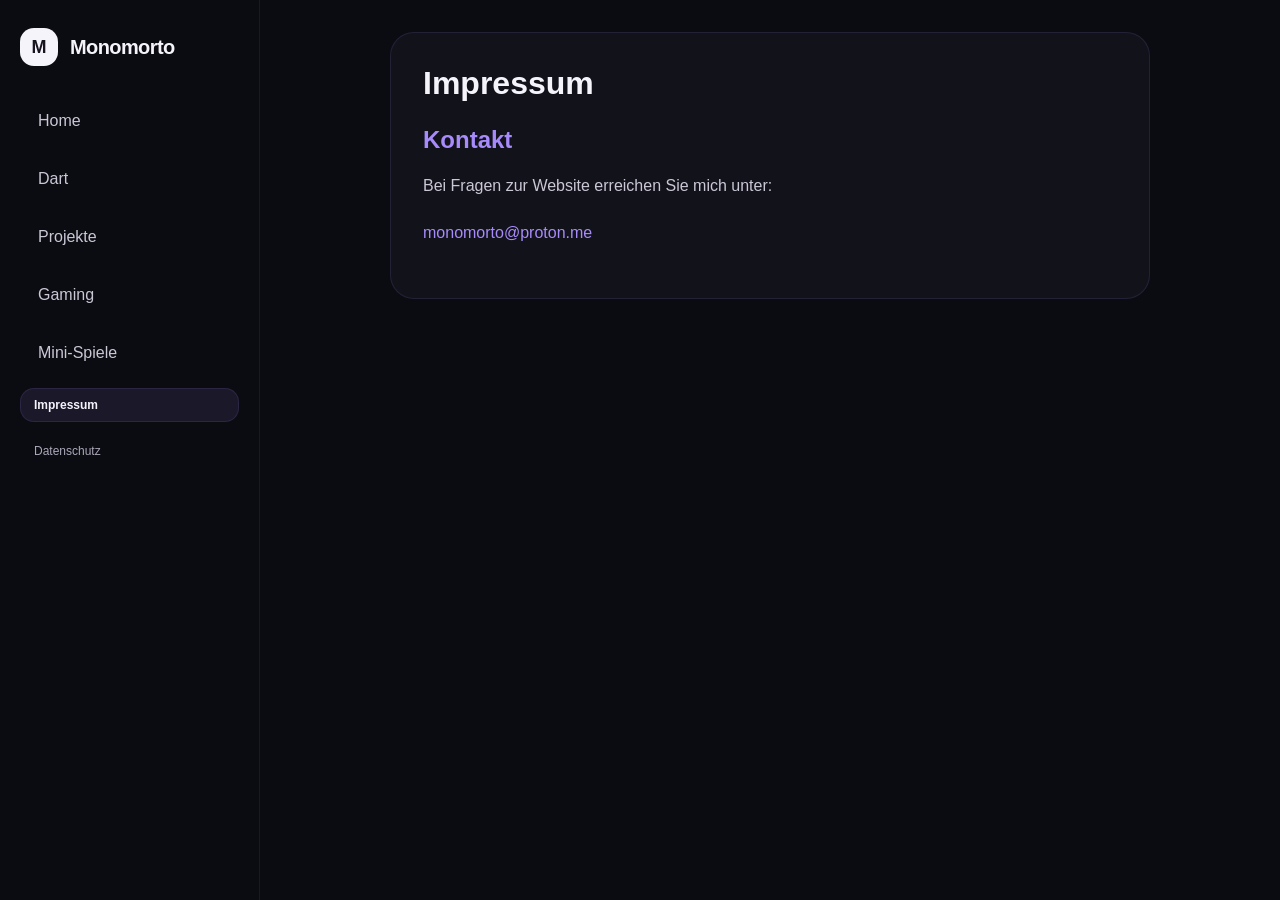
<file: impressum.html>
<!DOCTYPE html>
<html lang="de">
<head>
  <meta charset="UTF-8">
  <meta name="viewport" content="width=device-width, initial-scale=1.0">
  <meta name="robots" content="noindex, nofollow">
  <link rel="icon" type="image/png" href="images/output-onlinepngtools.png">
  <title>Impressum</title>
  <link rel="stylesheet" href="styles.css">

  <style>
    /* ===== MOBILE FIX ===== */
    @media (max-width: 768px) {

      .app {
        display: flex;
        flex-direction: column;
      }

      /* Sidebar → oben */
      .sidebar {
        width: 100%;
        padding: 12px 16px;
        display: flex;
        flex-direction: column;
        align-items: flex-start;
      }

      .brand {
        display: flex;
        align-items: center;
        gap: 10px;
        margin-bottom: 10px;
      }

      .brand-title {
        font-size: 16px;
      }

      .sidebar-nav {
        display: flex;
        flex-wrap: wrap;
        gap: 8px;
        width: 100%;
      }

      .sidebar-nav li {
        margin: 0;
      }

      .sidebar-nav a {
        font-size: 15px;
        padding: 6px 10px;
      }

      /* Impressum + Datenschutz untereinander */
      .sidebar-nav li:last-child,
      .sidebar-nav li:nth-last-child(2) {
        width: 100%;
        margin-top: 4px;
      }

      /* Main */
      .main {
        padding: 12px;
      }

      .section h1 {
        font-size: 20px;
        margin-bottom: 12px;
      }

      .section h2 {
        font-size: 16px;
        margin-top: 16px;
        margin-bottom: 6px;
      }

      .section p {
        font-size: 14px;
        line-height: 1.5;
      }

      /* Kontakt als Card */
      .section {
        padding: 14px;
        border-radius: 12px;
        background: rgba(255,255,255,0.03);
      }

      /* Mail besser klickbar */
      .section a {
        display: inline-block;
        margin-top: 6px;
        word-break: break-word;
      }
    }
  </style>
</head>

<body>
  <div class="app">

    <aside class="sidebar">
      <div class="brand">
        <span class="brand-blob">M</span>
        <div>
          <p class="brand-title">Monomorto</p>
        </div>
      </div>

      <ul class="sidebar-nav">
        <li><a href="index.html">Home</a></li>
        <li><a href="dart.html">Dart</a></li>
        <li><a href="projekte.html">Projekte</a></li>
        <li><a href="gaming.html">Gaming</a></li>
        <li><a href="minispiele.html">Mini-Spiele</a></li>

        <li style="margin-top: 12px;">
          <a href="impressum.html" class="active meta-link">Impressum</a>
        </li>
        <li>
          <a href="datenschutz.html" class="meta-link">Datenschutz</a>
        </li>
      </ul>
    </aside>

    <main class="main">
      <section class="section">
        <h1>Impressum</h1>
        
        <h2>Kontakt</h2>
        <p>Bei Fragen zur Website erreichen Sie mich unter:</p>
        <p>
          <a href="mailto:monomorto@proton.me">
            monomorto@proton.me
          </a>
        </p>
      </section>
    </main>

    <footer class="mobile-footer" aria-label="Rechtliche Informationen">
      <a href="impressum.html">Impressum</a>
      <a href="datenschutz.html">Datenschutz</a>
    </footer>
  </div>
</body>
</html>
</file>
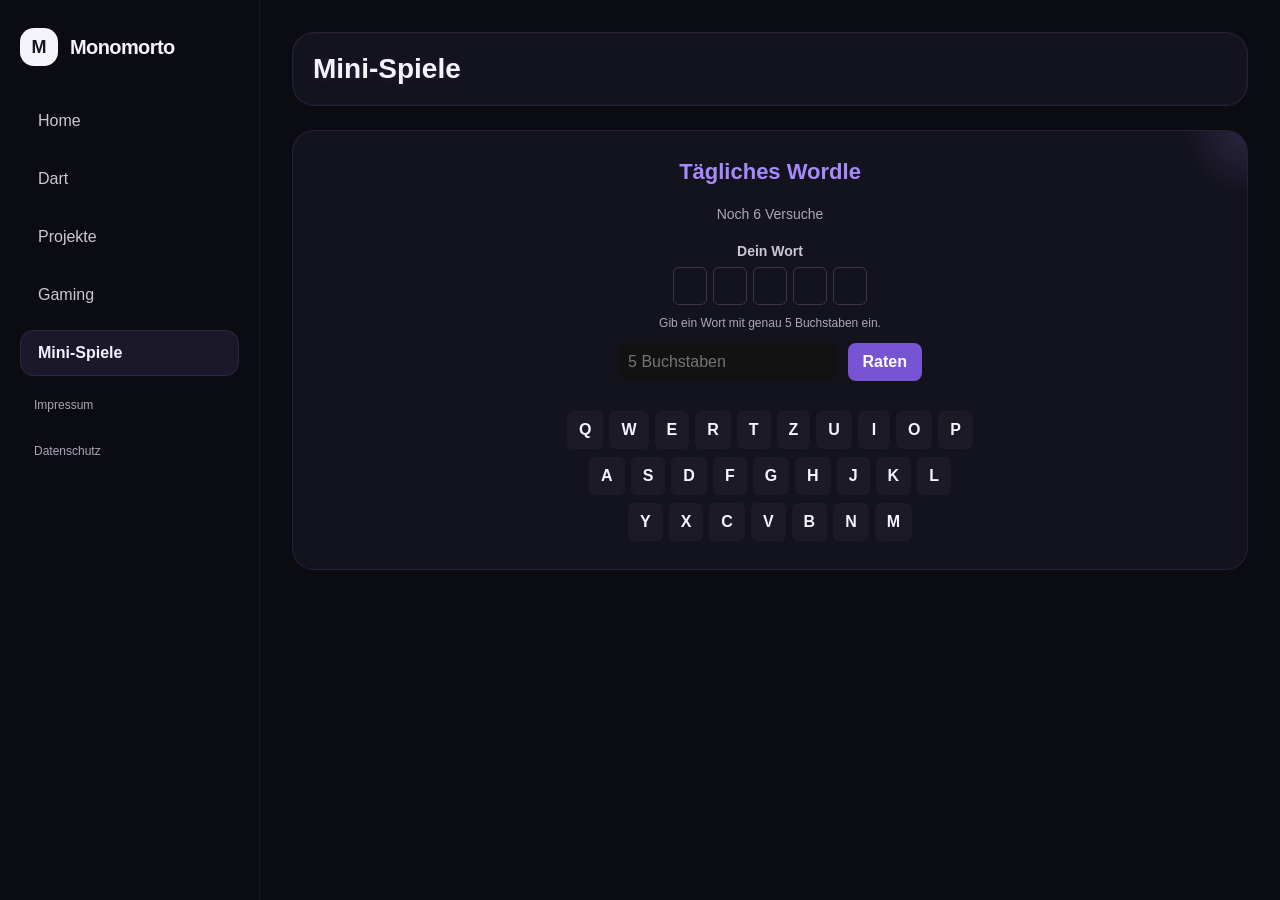
<file: minispiele.html>
<!DOCTYPE html>
<html lang="de">
<head>
  <meta charset="UTF-8">
  <meta name="viewport" content="width=device-width, initial-scale=1.0">
  <meta name="robots" content="noindex, nofollow">
  <link rel="icon" type="image/png" href="images/output-onlinepngtools.png">
  <title>Mini-Spiele</title>
  <link rel="stylesheet" href="styles.css">

  <style>
    .wordle-container { 
  text-align: center; 
}

/* Spielfeld */
.wordle-grid {
  display: grid;
  grid-template-columns: repeat(5, 50px);
  gap: 8px;
  justify-content: center;
  margin: 30px 0;
}

.wordle-cell {
  width: 50px;
  height: 50px;
  border: 2px solid #393746;
  display: flex;
  align-items: center;
  justify-content: center;
  font-size: 22px;
  font-weight: bold;
  text-transform: uppercase;
}

.correct { background: #22c55e; }
.present { background: #eab308; }
.wrong { background: #292638; }

/* Input */
.wordle-input {
  padding: 10px;
  border-radius: 8px;
  border: none;
  font-size: 16px;
  margin-top: 10px;
}

.wordle-button {
  padding: 10px 15px;
  margin-left: 5px;
  border-radius: 8px;
  border: none;
  background: #7654d4;
  color: #ffffff;
  cursor: pointer;
  font-size: 16px;
  font-weight: 700;
}

.wordle-message {
  margin-top: 10px;
  font-weight: bold;
}

.wordle-input-label {
  display: block;
  margin: 16px 0 8px;
  color: #cbc8d6;
  font-size: 14px;
  font-weight: 600;
}

.wordle-length-hint {
  margin: 8px 0 0;
  color: #aaa8b8;
  font-size: 12px;
}

.word-length-preview {
  display: flex;
  justify-content: center;
  gap: 6px;
}

.word-length-cell {
  display: grid;
  width: 34px;
  height: 38px;
  place-items: center;
  border: 1px solid #393746;
  border-radius: 6px;
  color: #f6f4fb;
  font-size: 17px;
  font-weight: 700;
  text-transform: uppercase;
}

.word-length-cell.is-filled {
  border-color: #a78bfa;
  background: rgba(167, 139, 250, 0.1);
}

.wordle-attempts {
  margin: 0;
  color: #aaa8b8;
  font-size: 14px;
}

/* ===================== */
/* KEYBOARD DESKTOP */
/* ===================== */

.keyboard {
  margin-top: 30px;
  display: flex;
  flex-direction: column;
  gap: 8px;
  align-items: center;
}

.keyboard-row {
  display: flex;
  gap: 6px;
  justify-content: center;
}

.key {
  padding: 10px 12px;
  background: #1b1a26;
  border-radius: 6px;
  cursor: pointer;
  user-select: none;
  font-weight: bold;
  transition: 0.2s;
  min-width: 32px;
  text-align: center;
  text-transform: uppercase;
}

.key.used {
  background: #0b0b12;
  opacity: 0.5;
}

.key.correct { background: #22c55e; opacity: 1; }
.key.present { background: #eab308; opacity: 1; }

/* Animationen */
@keyframes pop {
  0% { transform: scale(0.7); opacity: 0; }
  100% { transform: scale(1); opacity: 1; }
}

@keyframes flip {
  0% { transform: rotateX(0); }
  50% { transform: rotateX(90deg); }
  100% { transform: rotateX(0); }
}

/* ===================== */
/* 📱 MOBILE FIX */
/* ===================== */

@media (max-width: 768px) {

  /* Spielfeld kleiner */
  .wordle-grid {
    grid-template-columns: repeat(5, 40px);
    gap: 6px;
  }

  .wordle-cell {
    width: 40px;
    height: 40px;
    font-size: 18px;
  }

  /* Input + Button */
  .wordle-input,
  .wordle-button {
    width: 100%;
    margin: 6px 0;
  }

  /* Keyboard auf Grid umstellen */
  .keyboard {
    width: 100%;
  }

  .keyboard-row {
    display: grid;
    grid-template-columns: repeat(10, 1fr);
    gap: 5px;
  }

  .keyboard-row:nth-child(2) {
    grid-template-columns: repeat(9, 1fr);
    margin: 0 5%;
  }

  .keyboard-row:nth-child(3) {
    grid-template-columns: repeat(7, 1fr);
    margin: 0 15%;
  }

  .key {
    padding: 10px 0;
    font-size: 13px;
  }
}

    /* ===== MOBILE FIX ===== */
    @media (max-width: 768px) {

      .app {
        display: flex;
        flex-direction: column;
      }

      .sidebar {
        width: 100%;
        padding: 12px 16px;
        display: flex;
        flex-direction: column;
        align-items: flex-start;
      }

      .brand {
        display: flex;
        align-items: center;
        gap: 10px;
        margin-bottom: 10px;
      }

      .brand-title {
        font-size: 16px;
      }

      .sidebar-nav {
        display: flex;
        flex-wrap: wrap;
        gap: 8px;
        width: 100%;
      }

      .sidebar-nav li {
        margin: 0;
      }

      .sidebar-nav a {
        font-size: 15px;
        padding: 6px 10px;
      }

      .sidebar-nav li:last-child,
      .sidebar-nav li:nth-last-child(2) {
        width: 100%;
        margin-top: 4px;
      }

      .main {
        padding: 12px;
      }

      .topbar h1 {
        font-size: 20px;
      }

      .grid {
        display: flex;
        flex-direction: column;
        gap: 12px;
      }

      .card {
        width: 100%;
        padding: 14px;
      }

      /* Wordle kleiner skalieren */
      .wordle-grid {
        grid-template-columns: repeat(5, 40px);
        gap: 6px;
      }

      .wordle-cell {
        width: 40px;
        height: 40px;
        font-size: 18px;
      }

      /* Input + Button untereinander */
      .wordle-input,
      .wordle-button {
        width: 100%;
        margin: 6px 0;
      }

      /* Tastatur kompakter */
      .key {
        padding: 8px;
        font-size: 12px;
      }
    }
  </style>
</head>
<body>

<div class="app">
  <aside class="sidebar">
    <div class="brand">
      <span class="brand-blob">M</span>
      <div><p class="brand-title">Monomorto</p></div>
    </div>

    <ul class="sidebar-nav">
      <li><a href="index.html">Home</a></li>
      <li><a href="dart.html">Dart</a></li>
      <li><a href="projekte.html">Projekte</a></li>
      <li><a href="gaming.html">Gaming</a></li>
      <li><a href="minispiele.html" class="active">Mini-Spiele</a></li>
      <li style="margin-top: 12px;">
        <a href="impressum.html" class="meta-link">Impressum</a>
      </li>
      <li>
        <a href="datenschutz.html" class="meta-link">Datenschutz</a>
      </li>
    </ul>
  </aside>

  <main class="main">
    <div class="topbar">
      <h1>Mini-Spiele</h1>
    </div>

    <div class="grid">
      <div class="card wordle-container">
        <h2>Tägliches Wordle</h2>

        <p id="attempts-remaining" class="wordle-attempts" aria-live="polite">Noch 6 Versuche</p>
        <div id="board"></div>

        <label class="wordle-input-label" for="guessInput">Dein Wort</label>
        <div class="word-length-preview" aria-hidden="true">
          <span class="word-length-cell"></span>
          <span class="word-length-cell"></span>
          <span class="word-length-cell"></span>
          <span class="word-length-cell"></span>
          <span class="word-length-cell"></span>
        </div>
        <p class="wordle-length-hint" id="wordle-length-hint">Gib ein Wort mit genau 5 Buchstaben ein.</p>
        <input id="guessInput" class="wordle-input" maxlength="5" aria-describedby="wordle-length-hint" placeholder="5 Buchstaben" autocomplete="off">
        <button class="wordle-button" onclick="submitGuess()">Raten</button>

        <p id="message" class="wordle-message"></p>

        <div class="keyboard" id="keyboard"></div>
      </div>
    </div>
  </main>

  <footer class="mobile-footer" aria-label="Rechtliche Informationen">
    <a href="impressum.html">Impressum</a>
    <a href="datenschutz.html">Datenschutz</a>
  </footer>
</div>

<script>
const words = [
"abend","achse","ahorn","apfel","acker","alter","ampel","angel","anker","armut","asche","atlas","audio","augen","autor","autos","azubi",
"bande","banjo","baron","basis","beere","beile","biene","birne","boden","bombe","bonus","brand","bucht","bulle","bunte",
"chaos","clown","coach","creme",
"danke","decke","delta","dicke","dinge","disco","dosen","drama","dreck","duell","durst",
"eimer","elite","engel","erben","essen","etage","eulen",
"fabel","faden","falle","farbe","feder","feuer","fisch","flame","flirt","fluch","folge","fuchs","funke",
"gabel","gasse","geier","geist","genie","glanz","golem",
"hafen","haken","halbe","hallo","hauch","hebel","hobby","hunde",
"ideal","insel",
"joker","junge",
"kakao","kanal","kater","kette","kiosk","klang","kleid","klima","knopf","koala",
"laden","lampe","lauch","leben","lehre","leise","linde","linie","lobby","luchs",
"magen","maler","mango","maske","meise","messe","meter","miete","milch","misch","motte",
"nadel","nacht","nager","narbe","nebel","neffe","niete","nobel","notiz",
"offen","olive","opfer","orden","orgel",
"pacht","panda","paris","party","pause","perle","pferd","pinsel","pirat","pixel","pizza",
"quark","queen","quitt",
"radio","ranke","raten","rebel","recht","regen","reise",
"sache","salat","schaf","schuh","seele","seife","seite",
"tacho","tante","taube","teich","tempo","tiger","tisch","titel","toast","trage","traum","trick","trost","tulpe",
"umweg","unmut","unter","uralt",
"vater","vegan","vogel",
"wache","waden","waffe","wagen","wange","weide","weiss","werft","wette","woche","wolke","wurst",
"yacht",
"zange","zeile","zebra","zicke","ziege","zunge"
];

function getDailyWord() {
  const start = new Date("2026-01-01");
  const today = new Date();
  const diff = Math.floor((today - start) / (1000*60*60*24));
  return words[diff % words.length];
}

const solution = getDailyWord();
let attempts = 0;
const maxAttempts = 6;
const usedLetters = new Set();
const attemptsRemaining = document.getElementById("attempts-remaining");
const guessInput = document.getElementById("guessInput");
const wordLengthCells = [...document.querySelectorAll(".word-length-cell")];

function updateWordLengthPreview() {
  const letters = [...guessInput.value];
  wordLengthCells.forEach((cell, index) => {
    cell.textContent = letters[index] || "";
    cell.classList.toggle("is-filled", Boolean(letters[index]));
  });
}

guessInput.addEventListener("input", updateWordLengthPreview);
guessInput.addEventListener("keydown", e => {
  if (e.key === "Enter") submitGuess();
});

function submitGuess() {
  const input = document.getElementById("guessInput");
  const guess = input.value.toLowerCase();

  if (guess.length !== 5) {
    showMessage("Bitte 5 Buchstaben eingeben");
    input.focus(); // 👈 bleibt offen
    return;
  }

  if (attempts >= maxAttempts) return;

  addRow(guess);
  updateKeyboard(guess);

  attempts++;
  const remaining = maxAttempts - attempts;
  attemptsRemaining.textContent = `Noch ${remaining} ${remaining === 1 ? "Versuch" : "Versuche"}`;

  if (guess === solution) {
    showMessage("Richtig! 🎉");
    input.disabled = true;
    return;
  } else if (attempts === maxAttempts) {
    showMessage("Lösung: " + solution.toUpperCase());
    input.disabled = true;
    return;
  }

  input.value = "";
  updateWordLengthPreview();

  // 🔥 WICHTIG: Tastatur offen halten
  input.focus();
}

function addRow(guess) {
  const board = document.getElementById("board");
  const row = document.createElement("div");
  row.className = "wordle-grid";

  for (let i = 0; i < 5; i++) {
    const cell = document.createElement("div");
    cell.className = "wordle-cell";
    cell.textContent = guess[i];

    cell.style.animation = `pop 0.2s ease ${i * 0.1}s`;

    setTimeout(() => {
      cell.style.animation = "flip 0.4s ease";

      if (guess[i] === solution[i]) {
        cell.classList.add("correct");
      } else if (solution.includes(guess[i])) {
        cell.classList.add("present");
      } else {
        cell.classList.add("wrong");
      }

    }, 300 + i * 200);

    row.appendChild(cell);
  }

  board.appendChild(row);
}

function createKeyboard() {
  const layout = ["qwertzuiop","asdfghjkl","yxcvbnm"];
  const kb = document.getElementById("keyboard");

  layout.forEach(rowLetters => {
    const row = document.createElement("div");
    row.className = "keyboard-row";

    rowLetters.split("").forEach(letter => {
      const key = document.createElement("div");
      key.className = "key";
      key.textContent = letter;

      key.onclick = () => {
        const input = document.getElementById("guessInput");
        if (input.value.length < 5) {
          input.value += letter;
          updateWordLengthPreview();
        }
      };

      row.appendChild(key);
    });

    kb.appendChild(row);
  });
}

function updateKeyboard(guess) {
  guess.split("").forEach((letter, index) => {
    const key = [...document.querySelectorAll(".key")]
      .find(k => k.textContent.toLowerCase() === letter);

    if (!key) return;

    if (letter === solution[index]) {
      key.classList.remove("used", "present");
      key.classList.add("correct");
    } else if (solution.includes(letter)) {
      if (!key.classList.contains("correct")) {
        key.classList.remove("used");
        key.classList.add("present");
      }
    } else {
      if (!key.classList.contains("correct") && !key.classList.contains("present")) {
        key.classList.add("used");
      }
    }
  });
}

function showMessage(text) {
  document.getElementById("message").textContent = text;
}

createKeyboard();
</script>
</body>
</html>
</file>
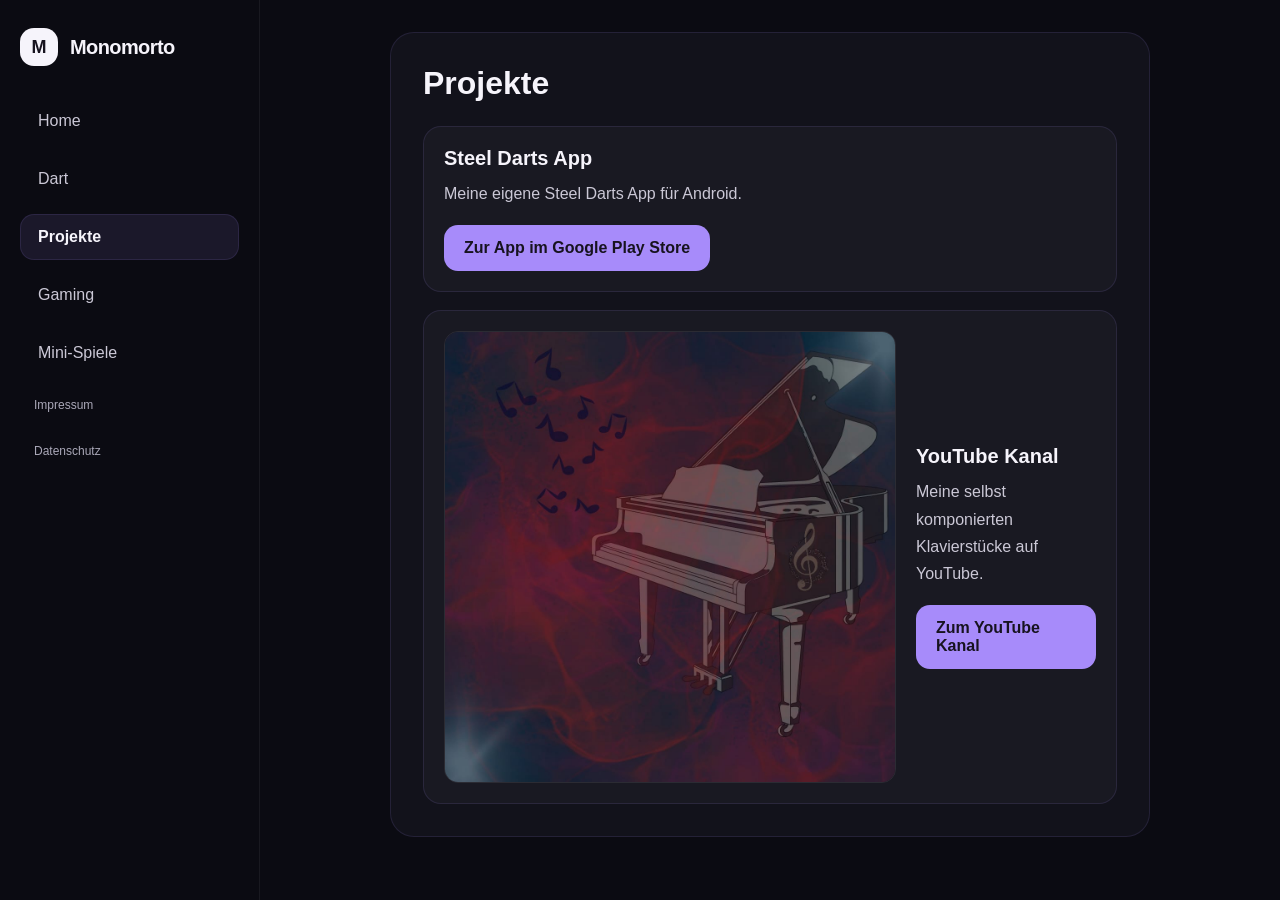
<file: projekte.html>
<!DOCTYPE html>
<html lang="de">
<head>
  <meta charset="UTF-8">
  <meta name="viewport" content="width=device-width, initial-scale=1.0">
  <meta name="robots" content="noindex, nofollow">
  <link rel="icon" type="image/png" href="images/output-onlinepngtools.png">
  <title>Projekte</title>
  <link rel="stylesheet" href="styles.css">

  <style>
    .project-card {
      display: grid;
      gap: 20px;
      margin: 18px 0 0;
      padding: 20px;
      border: 1px solid rgba(167, 139, 250, 0.12);
      border-radius: 18px;
      background: rgba(255, 255, 255, 0.03);
    }

    .project-card h2 {
      margin: 0 0 10px;
      color: #f6f4fb;
      font-size: 20px;
    }

    .project-card p {
      margin: 0 0 18px;
    }

    .project-card--piano {
      grid-template-columns: minmax(0, 1fr) 180px;
      align-items: center;
    }

    .project-image {
      display: block;
      width: 100%;
      border: 1px solid rgba(255, 255, 255, 0.08);
      border-radius: 14px;
      object-fit: cover;
    }

    /* ===== MOBILE FIX ===== */
    @media (max-width: 768px) {

      .app {
        display: flex;
        flex-direction: column;
      }

      /* Sidebar → oben */
      .sidebar {
        width: 100%;
        padding: 12px 16px;
        display: flex;
        flex-direction: column;
        align-items: flex-start;
      }

      .brand {
        display: flex;
        align-items: center;
        gap: 10px;
        margin-bottom: 10px;
      }

      .brand-title {
        font-size: 16px;
      }

      .sidebar-nav {
        display: flex;
        flex-wrap: wrap;
        gap: 8px;
        width: 100%;
      }

      .sidebar-nav li {
        margin: 0;
      }

      .sidebar-nav a {
        font-size: 15px;
        padding: 6px 10px;
      }

      /* Impressum / Datenschutz */
      .sidebar-nav li:last-child,
      .sidebar-nav li:nth-last-child(2) {
        width: 100%;
        margin-top: 4px;
      }

      /* Main */
      .main {
        padding: 12px;
      }

      .section h1 {
        font-size: 20px;
      }

      .project-card {
        gap: 14px;
        padding: 16px;
      }

      .project-card--piano {
        grid-template-columns: minmax(0, 1fr);
      }

      .project-image {
        width: min(100%, 240px);
        justify-self: center;
      }

      /* Buttons */
      .button {
        display: block;
        width: 100%;
        text-align: center;
        padding: 10px;
        font-size: 14px;
      }
    }
  </style>
</head>

<body>
  <div class="app">

    <aside class="sidebar">
      <div class="brand">
        <span class="brand-blob">M</span>
        <div>
          <p class="brand-title">Monomorto</p>
        </div>
      </div>

      <ul class="sidebar-nav">
        <li><a href="index.html">Home</a></li>
        <li><a href="dart.html">Dart</a></li>
        <li><a href="projekte.html" class="active">Projekte</a></li>
        <li><a href="gaming.html">Gaming</a></li>
        <li><a href="minispiele.html">Mini-Spiele</a></li>

        <li style="margin-top: 12px;">
          <a href="impressum.html" class="meta-link">Impressum</a>
        </li>
        <li>
          <a href="datenschutz.html" class="meta-link">Datenschutz</a>
        </li>
      </ul>
    </aside>

    <main class="main">
      <section class="section">
        <h1>Projekte</h1>

        <article class="project-card">
          <div>
            <h2>Steel Darts App</h2>
            <p>Meine eigene Steel Darts App für Android.</p>
            <a href="https://play.google.com/store/apps/details?id=com.mydarts.darts&hl=de&pli=1"
               target="_blank" rel="noopener noreferrer" class="button">
              Zur App im Google Play Store
            </a>
          </div>
        </article>

        <article class="project-card project-card--piano">
          <img class="project-image" src="images/piano.jpg" alt="Illustration eines Flügels mit Noten">
          <div>
            <h2>YouTube Kanal</h2>
            <p>Meine selbst komponierten Klavierstücke auf YouTube.</p>
            <a href="https://www.youtube.com/@MonomortoPiano"
               target="_blank" rel="noopener noreferrer"
               class="button"
               aria-label="YouTube-Kanal Monomorto Piano öffnen">
              Zum YouTube Kanal
            </a>
          </div>
        </article>

      </section>
    </main>

    <footer class="mobile-footer" aria-label="Rechtliche Informationen">
      <a href="impressum.html">Impressum</a>
      <a href="datenschutz.html">Datenschutz</a>
    </footer>
  </div>
</body>
</html>
</file>
<file: styles.css>
:root {
  color-scheme: dark;
  font-family: 'Inter', 'Segoe UI', Tahoma, Geneva, Verdana, sans-serif;
  background: #0b0b12;
  color: #f6f4fb;
}
* {
  box-sizing: border-box;
}
html, body {
  margin: 0;
  min-height: 100vh;
}
body {
  background: #0b0b12;
  color: #f6f4fb;
}
a {
  color: #a78bfa;
  text-decoration: none;
}
a:hover {
  text-decoration: underline;
}
.app {
  display: flex;
  min-height: 100vh;
}
.sidebar {
  width: 260px;
  padding: 28px 20px;
  background: #0b0b12;
  border-right: 1px solid rgba(255,255,255,0.06);
  position: fixed;
  height: 100vh;
  overflow-y: auto;
}
.brand {
  display: flex;
  align-items: center;
  gap: 12px;
  margin-bottom: 32px;
}
.brand-blob {
  width: 38px;
  height: 38px;
  border-radius: 14px;
  background: #f6f4fb;
  background-image: none;
  display: inline-flex;
  align-items: center;
  justify-content: center;
  color: #17131f;
  font-weight: 700;
  font-size: 18px;
}
.brand-title {
  font-size: 20px;
  font-weight: 700;
  letter-spacing: -0.03em;
  margin: 0;
  color: #f6f4fb;
}
.sidebar-nav {
  list-style: none;
  padding: 0;
  margin: 0;
}
.sidebar-nav li {
  margin-bottom: 12px;
}
.sidebar-nav a {
  display: block;
  color: #cbc8d6;
  text-decoration: none;
  padding: 14px 18px;
  border-radius: 14px;
  transition: background 0.2s ease, color 0.2s ease, transform 0.2s ease;
  font-weight: 500;
  position: relative;
}
.sidebar-nav a.meta-link {
  font-size: 12px;
  color: #aaa8b8;
  padding: 10px 14px;
}
.sidebar-nav a.meta-link:hover {
  background: rgba(167, 139, 250, 0.08);
  color: #f6f4fb;
}
.sidebar-nav a:hover {
  background: rgba(167, 139, 250, 0.12);
  color: #f6f4fb;
  transform: translateX(2px);
}
.sidebar-nav a.active {
  background: rgba(167,139,250,0.13);
  color: #f6f4fb;
  box-shadow: inset 0 0 0 1px rgba(167,139,250,0.16);
}
.sidebar-nav a.active::before {
  content: '';
  position: absolute;
  left: 0;
  top: 6px;
  bottom: 6px;
  width: 4px;
  border-radius: 4px;
  background: #a78bfa;
}
body:not(.home-page) .sidebar-nav a.active {
  background: rgba(167,139,250,0.1);
  color: #f6f4fb;
  font-weight: 600;
  box-shadow: inset 0 0 0 1px rgba(167,139,250,0.12);
}
body:not(.home-page) .sidebar-nav a.active::before {
  display: none;
}
.mobile-footer {
  display: none;
}
.main {
  flex: 1;
  padding: 32px;
  margin-left: 260px;
}
.section {
  max-width: 760px;
  margin: 0 auto;
  background: rgba(19, 19, 29, 0.96);
  border: 1px solid rgba(167,139,250,0.12);
  border-radius: 24px;
  padding: 32px;
}
h1 {
  margin: 0 0 24px;
  font-size: 32px;
  color: #f6f4fb;
}
h2, h3 {
  margin: 0 0 18px;
  color: #a78bfa;
}
h2 {
  font-size: 24px;
}
h3 {
  font-size: 20px;
}
p {
  margin: 0 0 20px;
  color: #cbc8d6;
  line-height: 1.7;
}
.button {
  display: inline-flex;
  align-items: center;
  justify-content: center;
  padding: 14px 20px;
  background: #a78bfa;
  background-image: none;
  color: #17131f;
  text-decoration: none;
  border-radius: 14px;
  font-weight: 700;
  transition: transform 0.2s ease, opacity 0.2s ease;
}
.button:hover {
  transform: translateY(-2px);
  opacity: 0.95;
}
.youtube-preview {
  position: relative;
  width: 100%;
  padding-top: 56.25%;
  margin: 20px 0 16px;
  border-radius: 18px;
  overflow: hidden;
  border: 1px solid rgba(255,255,255,0.08);
  background: #0b0b12;
}
.youtube-preview iframe {
  position: absolute;
  top: 0;
  left: 0;
  width: 100%;
  height: 100%;
  border: 0;
}
.section > div + div {
  margin-top: 60px;
}
.youtube-preview {
  display: none;
}
.topbar {
  display: flex;
  justify-content: space-between;
  align-items: center;
  gap: 12px;
  margin-bottom: 24px;
  padding: 20px;
  background: #13131d;
  border: 1px solid rgba(167,139,250,0.12);
  border-radius: 22px;
  box-shadow: inset 0 0 0 1px rgba(255,255,255,0.02);
}
.topbar h1 {
  margin: 0;
  font-size: 28px;
  font-weight: 700;
  color: #f6f4fb;
  text-shadow: 0 1px 10px rgba(167,139,250,0.12);
}
.topbar a {
  display: inline-flex;
  align-items: center;
  justify-content: center;
  padding: 12px 18px;
  background: #1b1a26;
  color: #f6f4fb;
  text-decoration: none;
  border-radius: 14px;
  border: 1px solid rgba(255,255,255,0.08);
  transition: background 0.2s ease;
  font-weight: 600;
}
.topbar a:hover {
  background: #292638;
}
.grid {
  display: grid;
  grid-template-columns: repeat(auto-fit, minmax(240px, 1fr));
  gap: 20px;
}
.card {
  background: #13131d;
  border: 1px solid rgba(167,139,250,0.12);
  border-radius: 22px;
  padding: 28px;
  position: relative;
  overflow: hidden;
}
.card::after {
  content: '';
  position: absolute;
  top: 0;
  right: 0;
  width: 80px;
  height: 80px;
  background: radial-gradient(circle at top right, rgba(167,139,250,0.16), transparent 55%);
  pointer-events: none;
}
.card h2 {
  margin: 0 0 18px;
  font-size: 22px;
  color: #a78bfa;
  font-weight: 700;
  position: relative;
  z-index: 1;
}
.card .count {
  font-size: 72px;
  font-weight: 800;
  margin: 0;
  color: #f6f4fb;
  letter-spacing: -0.06em;
}
.card small {
  color: #aaa8b8;
  display: block;
  margin-top: 10px;
  font-size: 12px;
}
.entry-list {
  list-style: none;
  padding: 0;
  margin: 18px 0 0;
}
.entry-list li {
  color: #cbc8d6;
  padding: 8px 0;
  border-bottom: 1px solid rgba(255,255,255,0.06);
  font-size: 14px;
  line-height: 1.6;
  position: relative;
}
.entry-list li:last-child {
  border-bottom: none;
}
.entry-list li::before {
  content: '';
  position: absolute;
  left: -10px;
  top: 50%;
  transform: translateY(-50%);
  width: 6px;
  height: 6px;
  border-radius: 50%;
  background: #a78bfa;
}
.filter-panel {
  display: flex;
  flex-wrap: wrap;
  gap: 16px;
  align-items: flex-end;
  margin-bottom: 24px;
  padding: 20px;
  background: rgba(19, 19, 29, 0.96);
  border: 1px solid rgba(167,139,250,0.12);
  border-radius: 20px;
}
.filter-group {
  display: flex;
  flex-direction: column;
  min-width: 180px;
  flex: 1;
}
.filter-group label {
  font-size: 13px;
  color: #aaa8b8;
  margin-bottom: 8px;
}
.filter-input {
  width: 100%;
  padding: 12px 14px;
  border-radius: 14px;
  border: 1px solid rgba(255,255,255,0.08);
  background: #171621;
  color: #f6f4fb;
  font-size: 14px;
}
.filter-actions {
  display: flex;
  flex-wrap: wrap;
  gap: 10px;
  flex: 2;
}
.filter-button {
  padding: 12px 18px;
  border-radius: 14px;
  border: 1px solid rgba(255,255,255,0.08);
  background: #1b1a26;
  color: #f6f4fb;
  font-weight: 600;
  cursor: pointer;
  transition: transform 0.2s ease, background 0.2s ease;
}
.filter-button:hover,
.filter-button.active {
  background: #a78bfa;
  color: #17131f;
  transform: translateY(-1px);
}
.tab-content {
  margin-top: 28px;
}
.section-title {
  margin: 0 0 18px;
  color: #a78bfa;
  font-size: 24px;
  letter-spacing: -0.02em;
}
.steam-account,
.top-games {
  padding: 22px;
  border-radius: 18px;
  background: rgba(255,255,255,0.03);
  border: 1px solid rgba(167,139,250,0.08);
  margin-bottom: 20px;
}
.steam-account p,
.top-games p {
  margin: 0.35rem 0;
  color: #cbc8d6;
}
.steam-account strong {
  color: #a78bfa;
}
.top-games ul {
  list-style: none;
  margin: 16px 0 0;
  padding: 0;
  display: grid;
  gap: 12px;
}
.top-games li {
  display: grid;
  grid-template-columns: minmax(0, 1fr) auto;
  align-items: center;
  gap: 14px;
  padding: 14px 16px;
  border-radius: 14px;
  background: rgba(255,255,255,0.04);
  border: 1px solid rgba(255,255,255,0.08);
}
.game-info {
  display: flex;
  align-items: center;
  gap: 12px;
  color: #f6f4fb;
  font-weight: 500;
}
.game-info img {
  width: 24px;
  height: 24px;
  border-radius: 6px;
  object-fit: cover;
}
.game-info a {
  color: #a78bfa;
  text-decoration: none;
}
.game-info a:hover {
  text-decoration: underline;
}
.playtime {
  color: #cbc8d6;
  font-size: 0.95rem;
  white-space: nowrap;
}

/* Mobile Optimierung */
@media (max-width: 1024px) {
  .app {
    display: block;
  }
  
  .sidebar {
    width: 100%;
    max-width: 100%;
    min-width: 0;
    height: auto !important;
    position: relative !important;
    left: auto !important;
    right: auto !important;
    padding: 8px 12px;
    border-right: none;
    border-bottom: 1px solid rgba(255,255,255,0.1);
    overflow: visible;
    box-sizing: border-box;
  }
  
  .brand {
    margin-bottom: 8px;
  }
  
  .brand-title {
    font-size: 14px;
  }
  
  .brand-blob {
    width: 28px;
    height: 28px;
    font-size: 14px;
  }
  
  body .app .sidebar .sidebar-nav {
    display: flex;
    flex-wrap: wrap;
    gap: 6px;
    min-width: 0;
  }
  
  body .app .sidebar .sidebar-nav > li {
    flex: 0 0 auto;
    margin: 0;
  }
  
  body .app .sidebar .sidebar-nav a {
    display: block;
    width: auto;
    box-sizing: border-box;
    padding: 7px 10px;
    font-size: 13px;
    border-radius: 999px;
    white-space: nowrap;
    background: rgba(255, 255, 255, 0.04);
  }

  body .app .sidebar .sidebar-nav a.active {
    background: rgba(167, 139, 250, 0.16);
    color: #f6f4fb;
  }

  body:not(.home-page) .app .sidebar .sidebar-nav a.active {
    background: rgba(167,139,250,0.1);
    color: #f6f4fb;
    box-shadow: inset 0 0 0 1px rgba(167,139,250,0.12);
  }

  body:not(.home-page) .app .sidebar .sidebar-nav a.active::before {
    display: none;
    content: none;
  }

  body:not(.home-page) .sidebar-nav a {
    font-size: 15px;
  }

  .main {
    margin-left: 0 !important;
    padding: 16px;
    flex: 1;
    width: 100%;
    min-width: 0;
  }
  
  .section {
    padding: 16px;
    margin: 0;
    max-width: 100%;
  }
  
  .topbar {
    flex-direction: column;
    align-items: flex-start;
    padding: 16px;
  }
  
  .topbar h1 {
    font-size: 22px;
  }
  
  .grid {
    grid-template-columns: 1fr;
  }
  
  .filter-panel {
    flex-direction: column;
    padding: 16px;
    gap: 12px;
  }
  
  .filter-group {
    min-width: auto;
  }
  
  .filter-actions {
    flex-direction: column;
    gap: 10px;
  }
  
  .filter-button {
    width: 100%;
  }
  
  .card {
    padding: 20px;
  }
  
  .card h2 {
    font-size: 18px;
  }
  
  .card .count {
    font-size: 48px;
  }
  
  .entry-list li {
    font-size: 13px;
    padding: 6px 0;
  }
  
  h1 {
    font-size: 24px;
  }
  
  h2 {
    font-size: 20px;
  }
  
  h3 {
    font-size: 18px;
  }
  
  .button {
    padding: 12px 16px;
    font-size: 14px;
    width: 100%;
    text-align: center;
  }
  
  .steam-account,
  .top-games {
    padding: 16px;
  }
  
  .top-games li {
    flex-direction: column;
    align-items: flex-start;
    gap: 10px;
  }
  
  .playtime {
    width: 100%;
    text-align: left;
  }
}

@media (max-width: 680px) {
  .sidebar-nav a {
    padding: 10px 14px;
    font-size: 15px;
  }
  
  .topbar {
    padding: 14px;
  }
  
  .main {
    padding: 12px;
  }
  
  .section {
    padding: 14px;
  }
}

@media (max-width: 1024px) {
  .app {
    display: flex;
    flex-direction: column;
  }

  body .app .sidebar .sidebar-nav > li:nth-last-child(-n + 2) {
    display: none;
  }

  .mobile-footer {
    display: flex;
    justify-content: center;
    gap: 20px;
    padding: 16px 12px calc(16px + env(safe-area-inset-bottom));
    border-top: 1px solid rgba(255, 255, 255, 0.08);
  }

  .mobile-footer a {
    color: #aaa8b8;
    font-size: 12px;
  }
}
</file>
